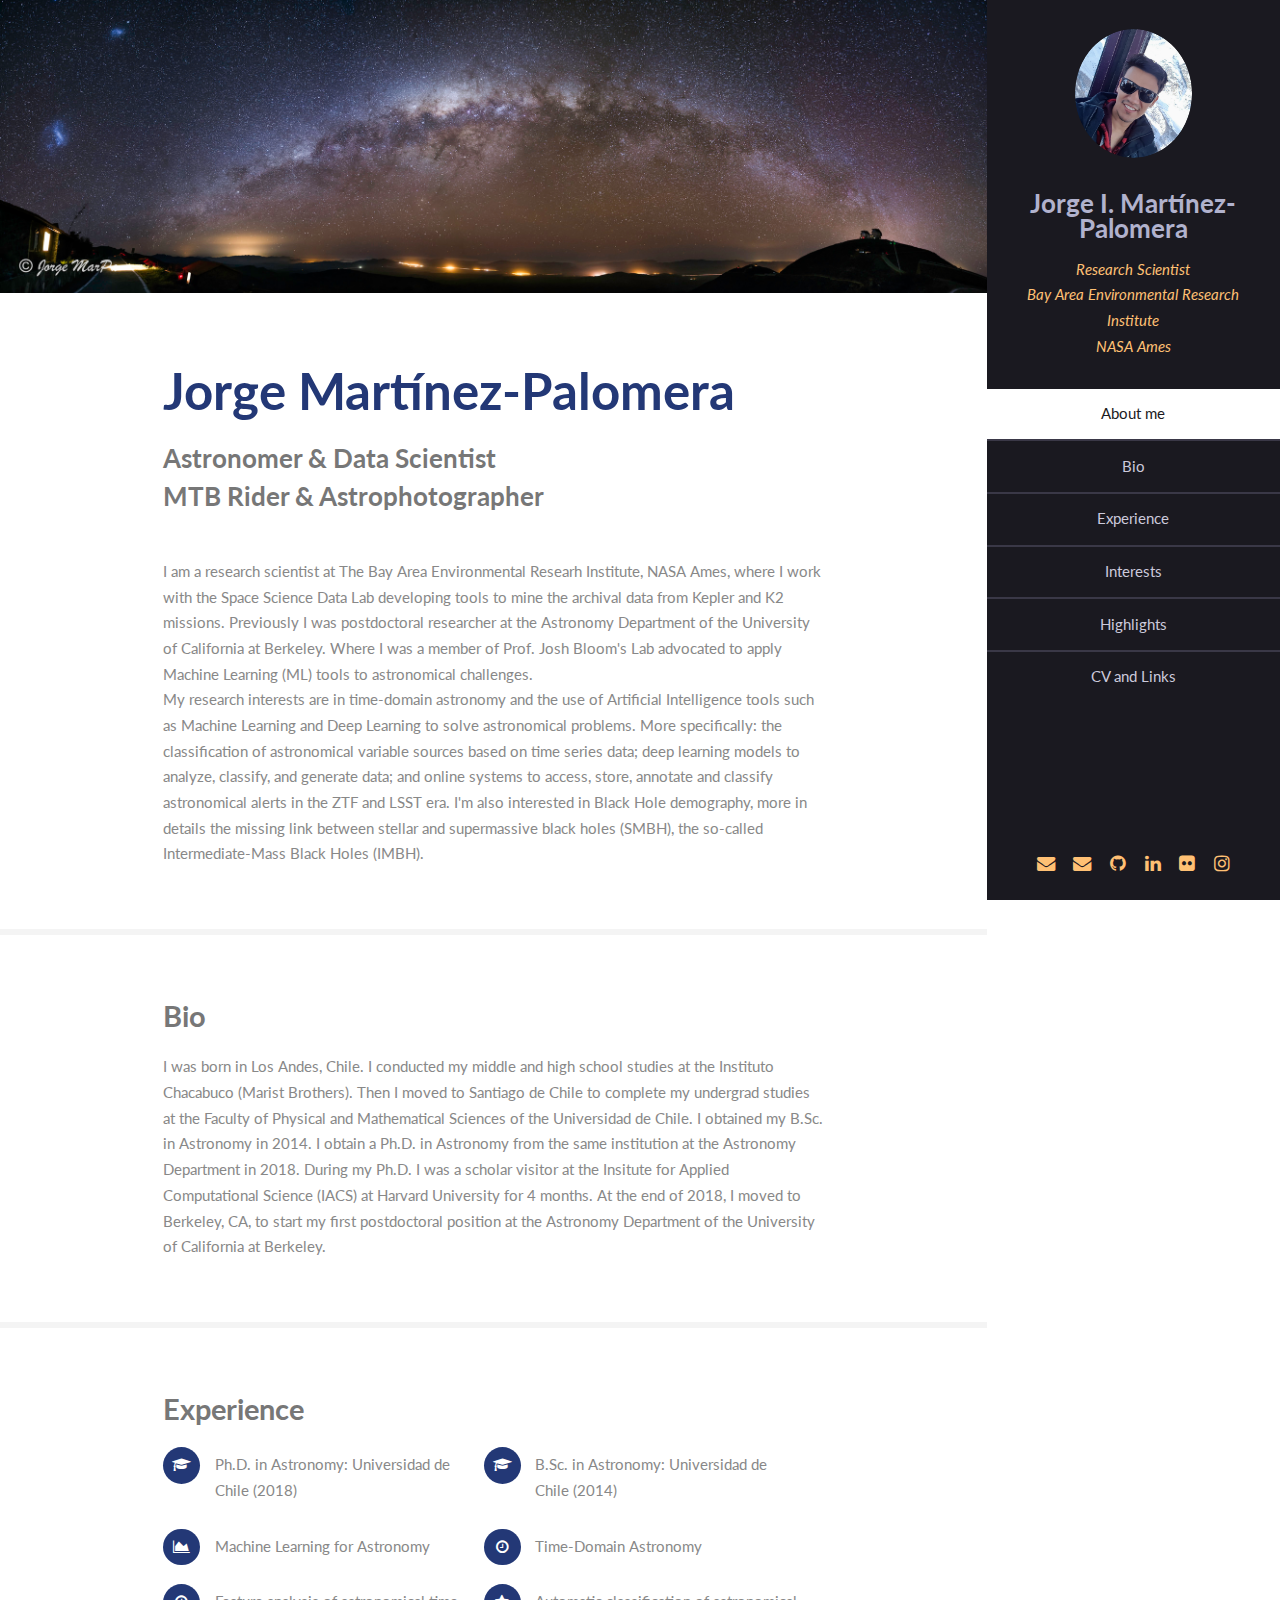
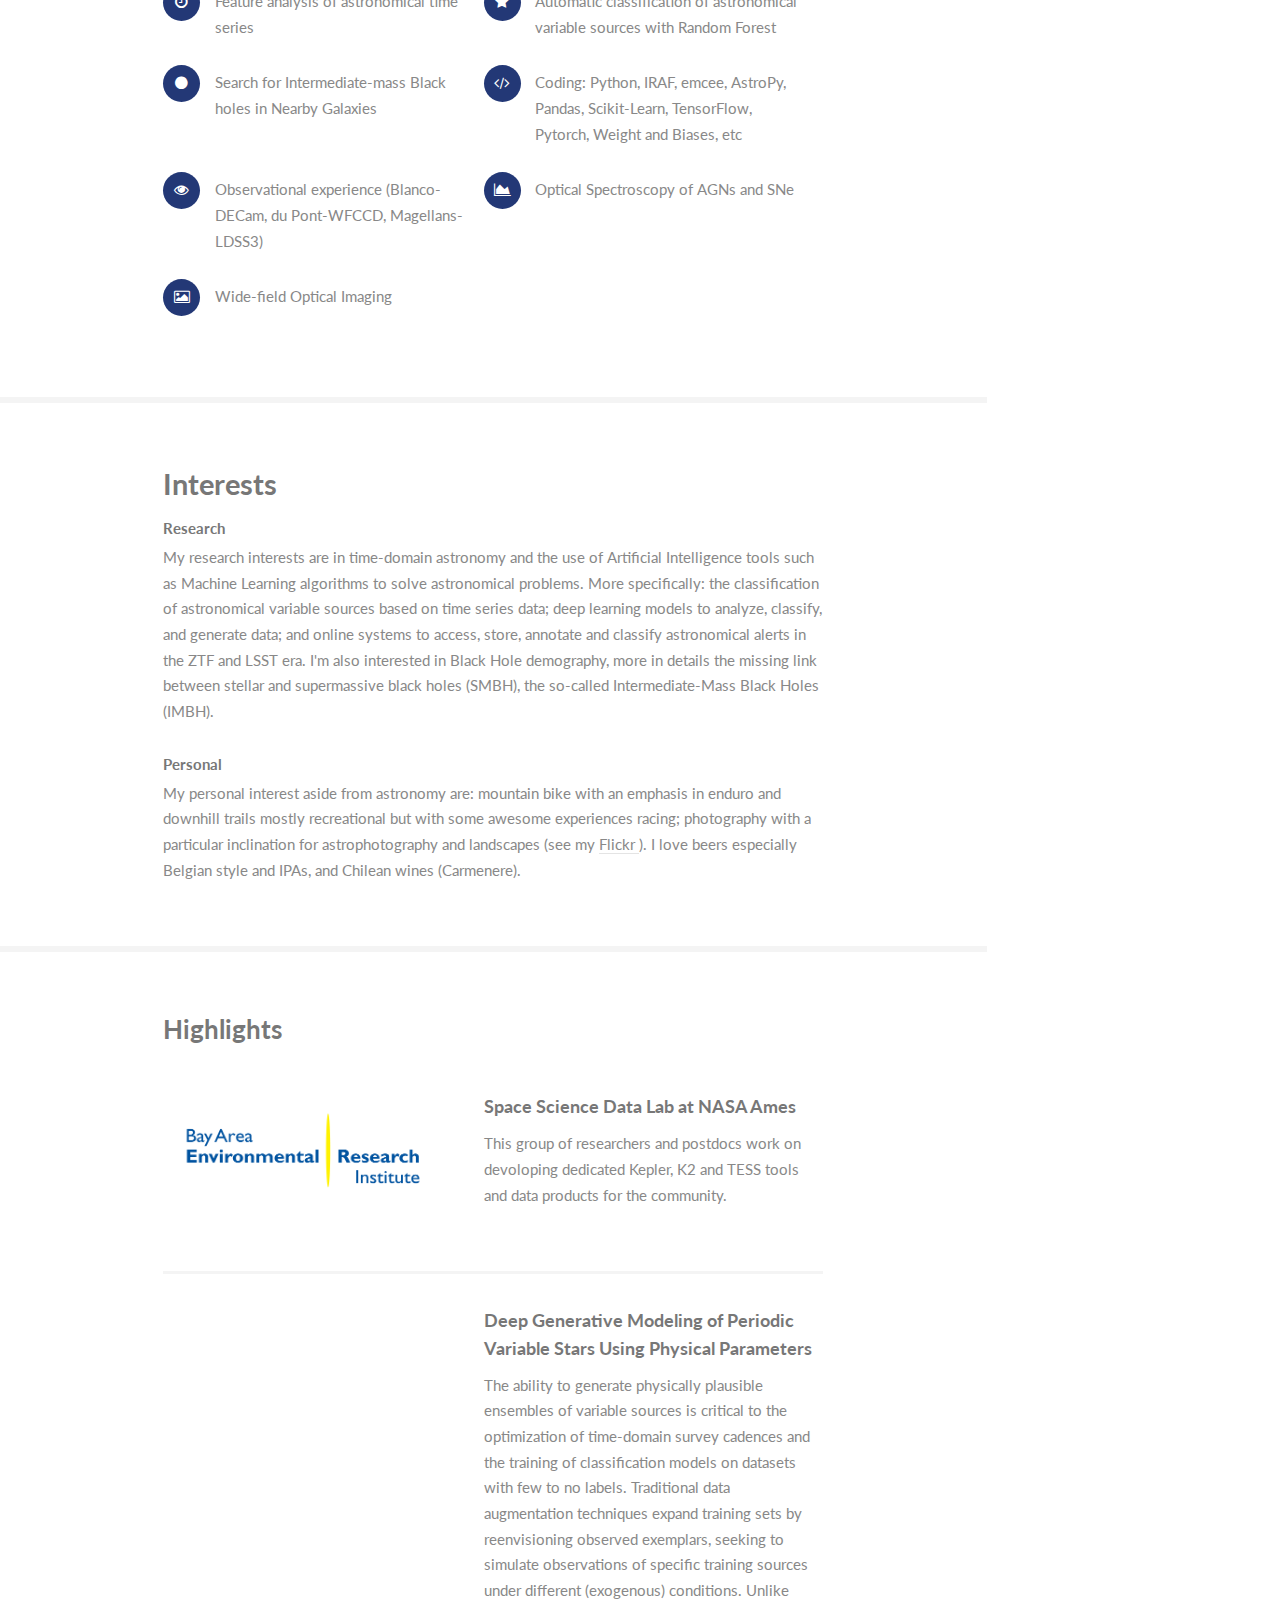
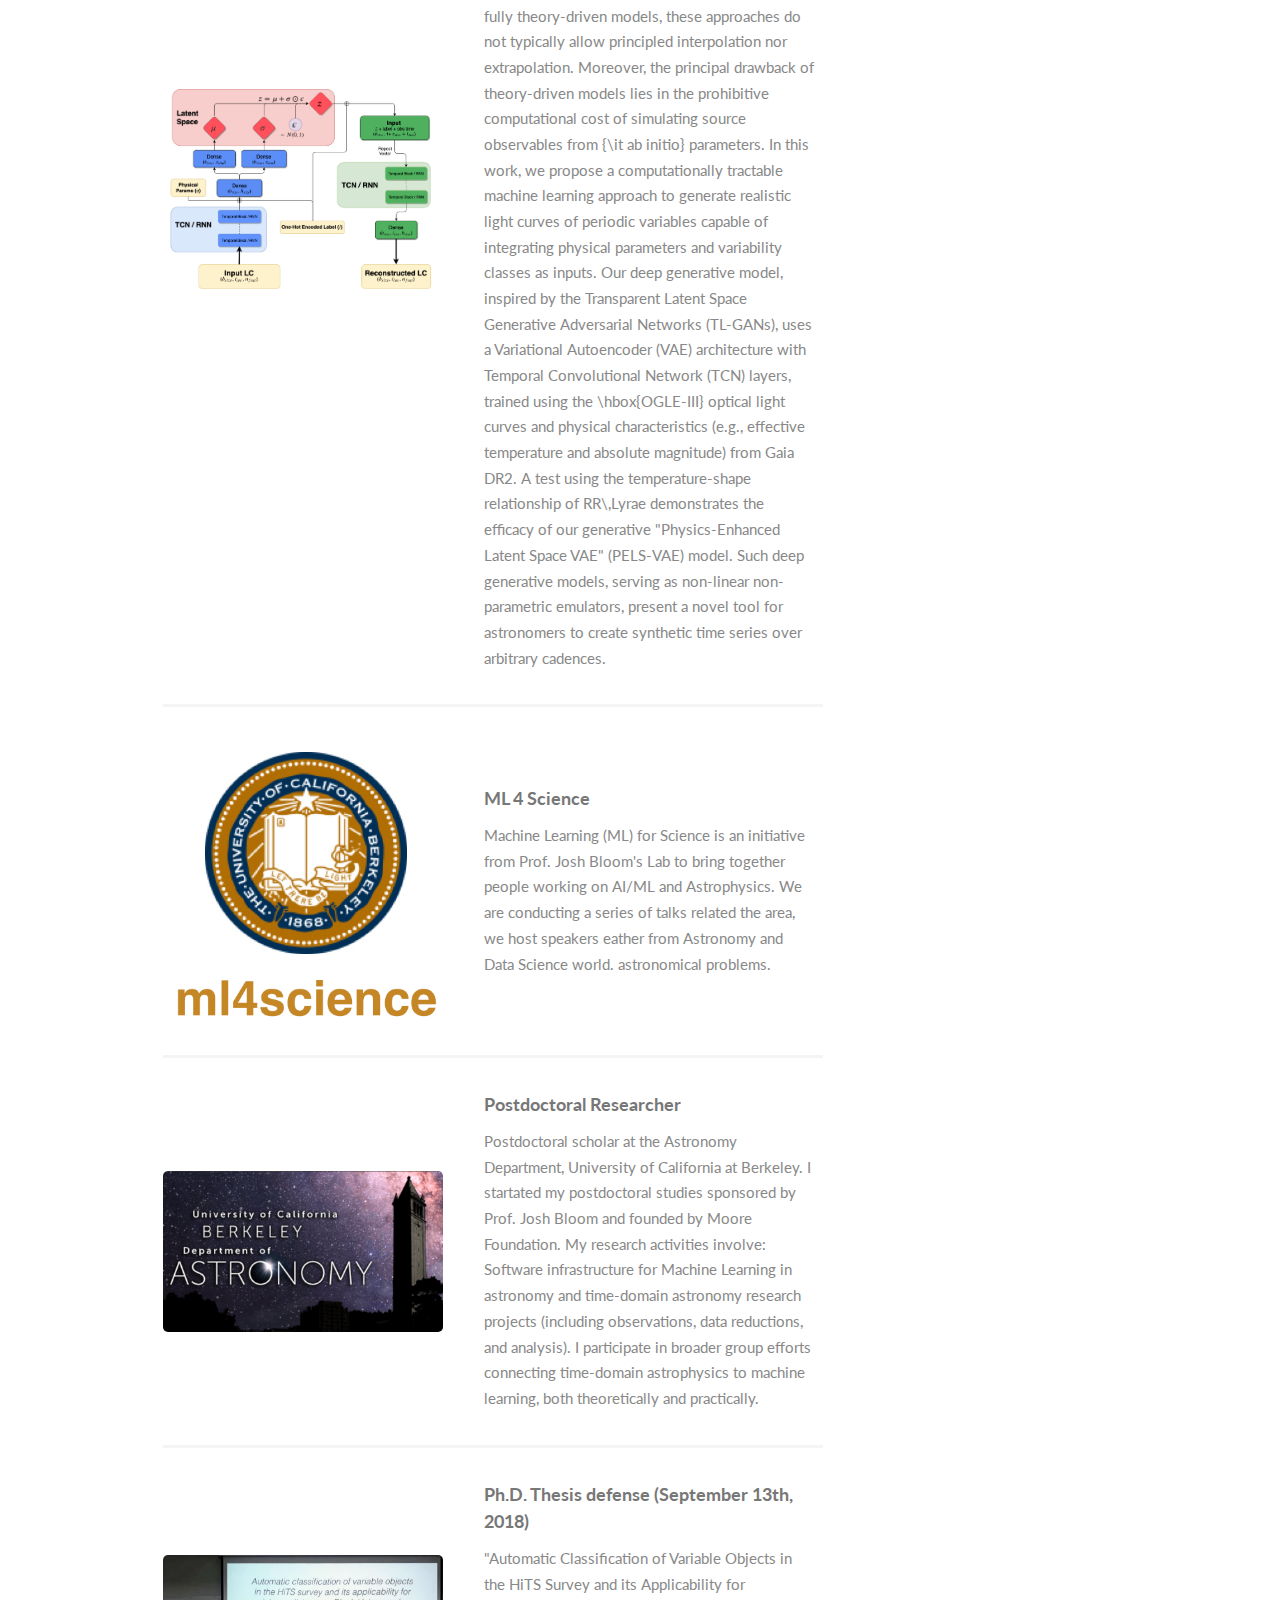
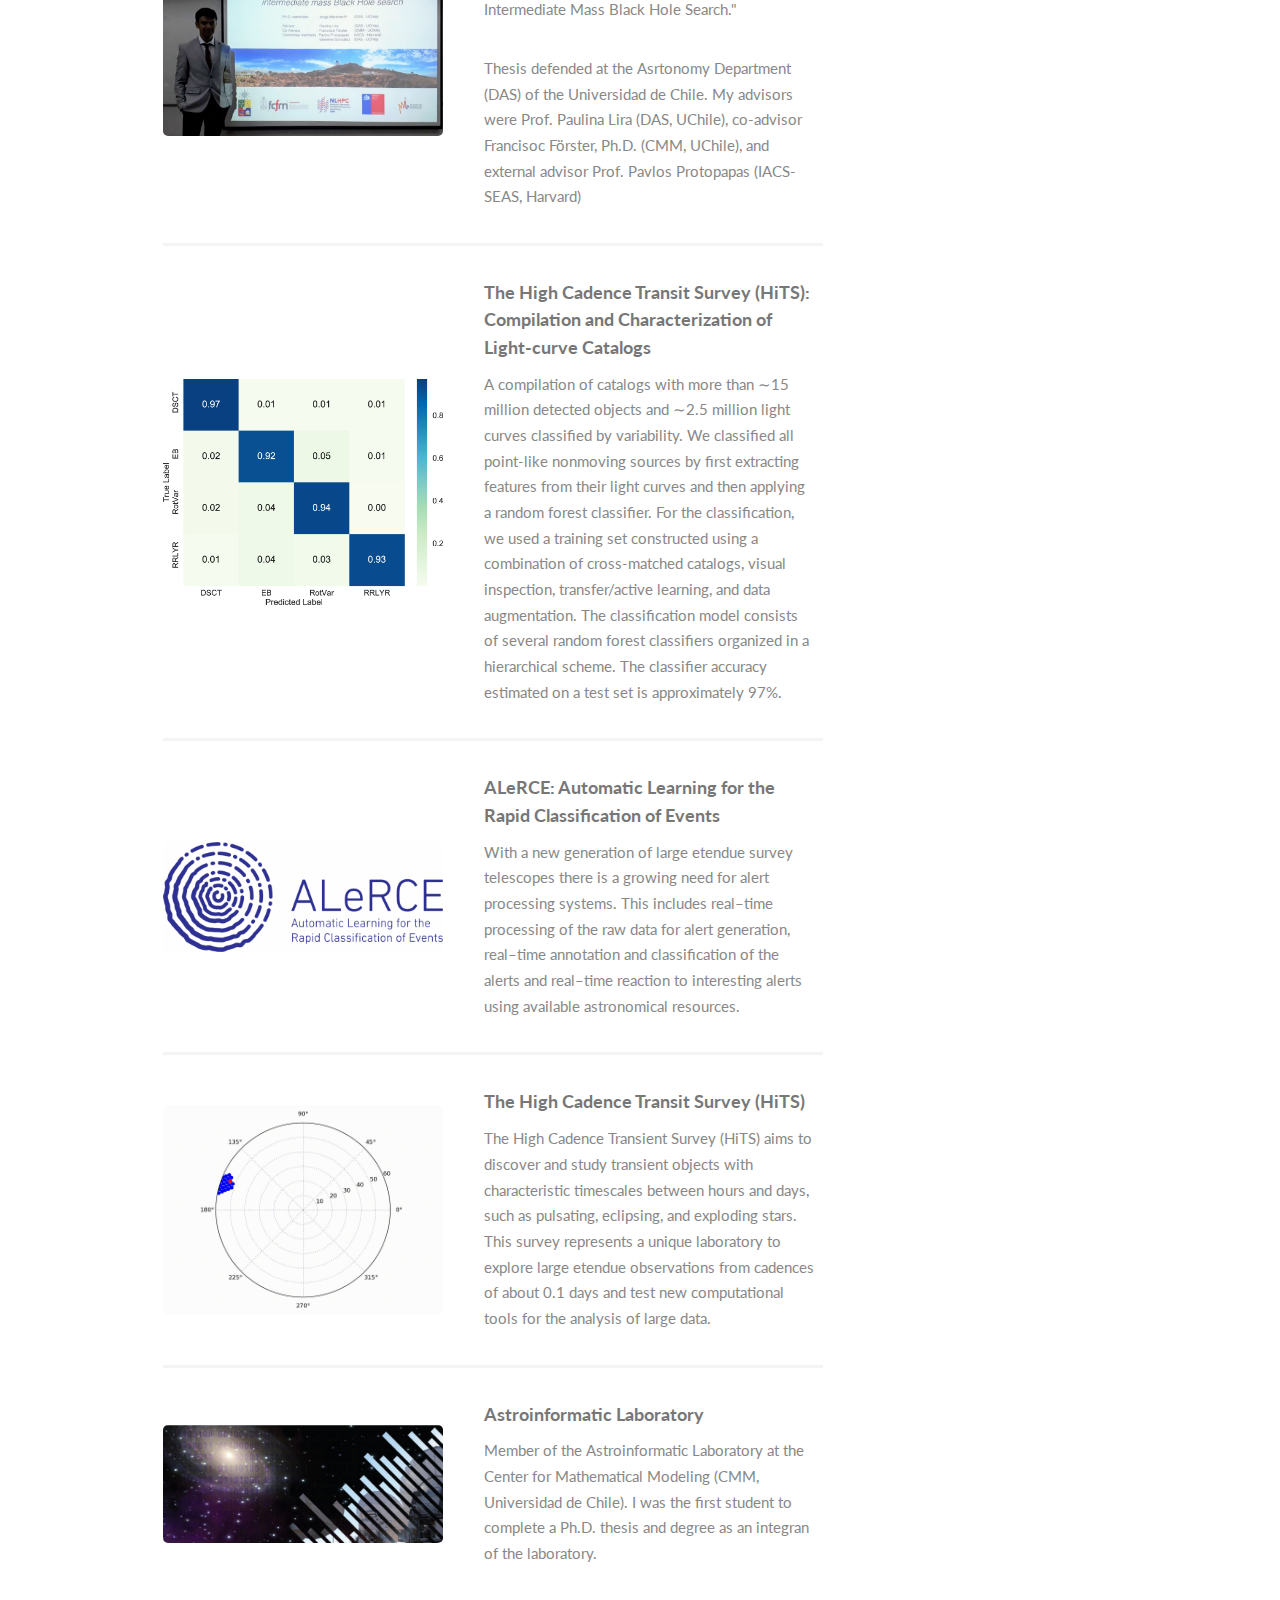
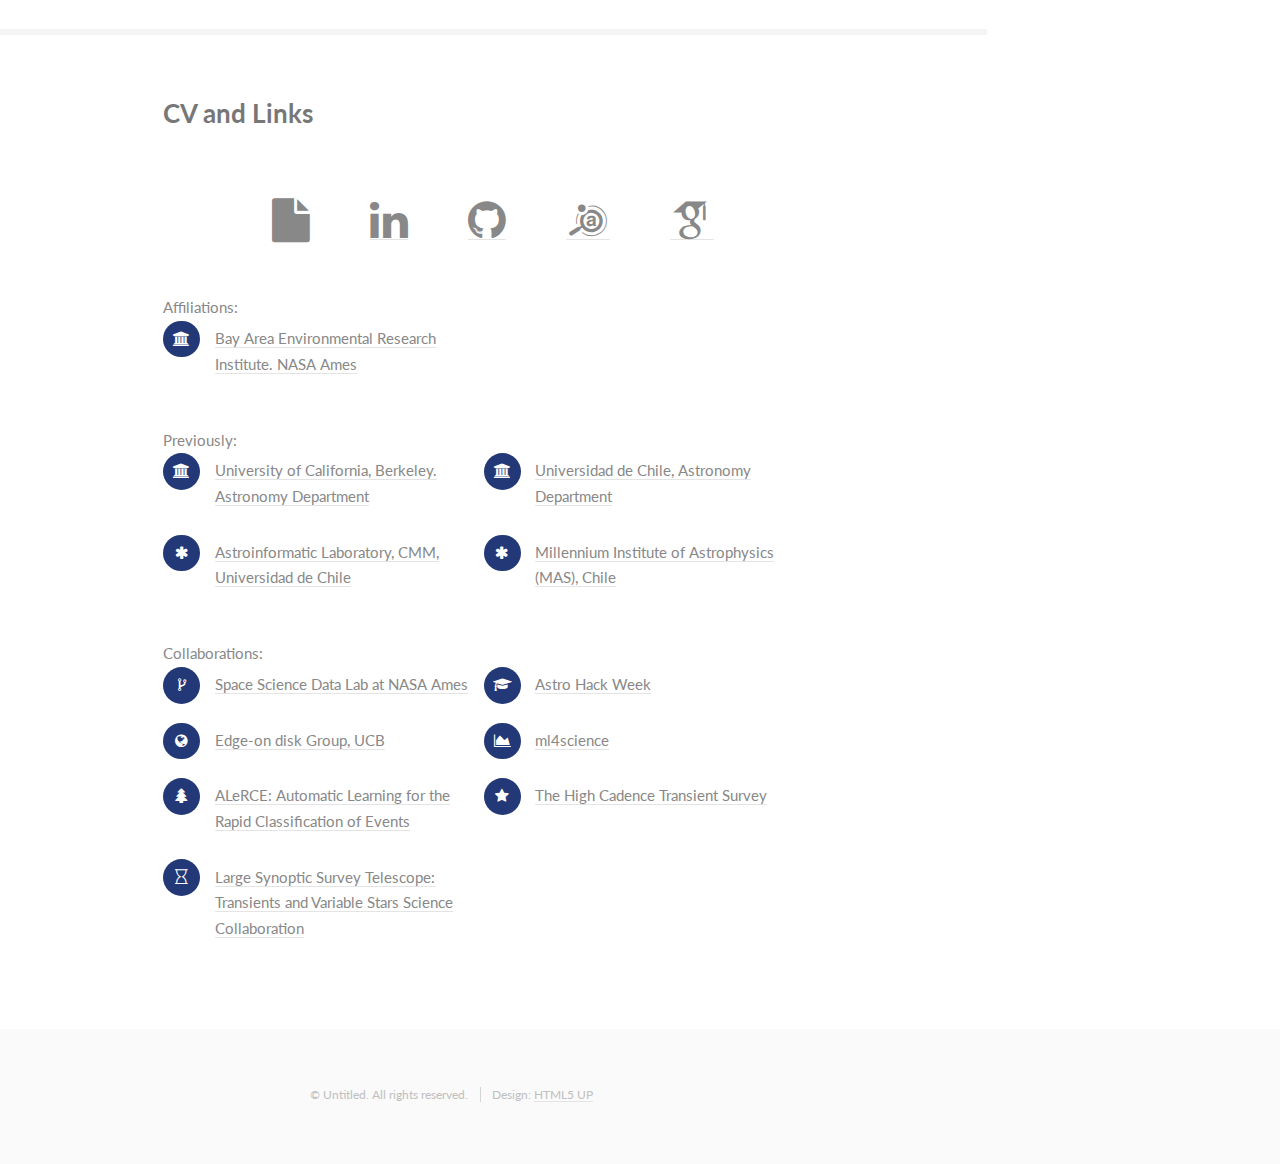
<file: index.html>
<!DOCTYPE HTML>
<!--
	Read Only by HTML5 UP
	html5up.net | @ajlkn
	Free for personal and commercial use under the CCA 3.0 license (html5up.net/license)
-->
<html>
	<head>
		<title>Jorge Martínez-Palomera</title>
		<meta charset="utf-8" />
		<meta name="viewport" content="width=device-width, initial-scale=1, user-scalable=no" />
		<link rel="stylesheet" href="assets/css/main.css" />
		<link rel="stylesheet" href="./academicons-1.8.0/css/academicons.css"/>
	</head>
	<body class="is-preload">

		<!-- Header -->
			<section id="header">
				<header>
					<span class="image avatar"><img src="images/avatar.jpg" alt="" /></span>
					<h1 id="logo"><a href="#">Jorge I. Martínez-Palomera</a></h1>
					<p>Research Scientist<br />
						 Bay Area Environmental Research Institute<br />
						 NASA Ames
					</p>
				</header>
				<nav id="nav">
					<ul>
						<li><a href="#about" class="active">About me</a></li>
						<li><a href="#bio">Bio</a></li>
						<li><a href="#experience">Experience</a></li>
						<li><a href="#interests">Interests</a></li>
						<li><a href="#hightlights">Highlights</a></li>
						<li><a href="#links">CV and Links</a></li>
					</ul>
				</nav>
				<footer>
					<ul class="icons">
						<!-- <li><a href="#" class="icon fa-twitter"><span class="label">Twitter</span></a></li> -->
						<!-- <li><a href="#" class="icon fa-facebook"><span class="label">Facebook</span></a></li> -->
						<li><a href="mailto:palomera@baeri.org" class="icon fa-envelope"><span class="label">Email</span></a></li>
						<li><a href="mailto:jorgemarpa@ug.uchile.cl" class="icon fa-envelope"><span class="label">Email</span></a></li>
						<li><a href="https://github.com/jorgemarpa" class="icon fa-github"><span class="label">Github</span></a></li>
						<li><a href="https://www.linkedin.com/in/jorge-i-martinez-palomera-99932317a/" class="icon fa-linkedin"><span class="label">linkedin</span></a></li>
						<li><a href="https://www.flickr.com/photos/129543524@N03/" class="icon fa-flickr"><span class="label">Flickr</span></a></li>
						<li><a href="https://www.instagram.com/jorgetil/" class="icon fa-instagram"><span class="label">Instagram</span></a></li>
					</ul>
				</footer>
			</section>

		<!-- Wrapper -->
			<div id="wrapper">

				<!-- Main -->
					<div id="main">

						<!-- One -->
							<section id="about">
								<div class="image main" data-position="center">
									<img src="images/mw_lco.jpg" alt="Milky Way from LCO" />
								</div>
								<div class="container">
									<header class="major">
										<h2>Jorge Martínez-Palomera</h2>
										<p>Astronomer & Data Scientist <br />
										   MTB Rider & Astrophotographer</p>
									</header>
									<p> I am a research scientist at The  Bay Area Environmental Researh Institute, NASA Ames, where I work with the Space Science Data Lab
										developing tools to mine the archival data from Kepler and K2 missions.
										Previously I was postdoctoral researcher at the Astronomy Department of the University of California at Berkeley.
										Where I was a member of Prof. Josh Bloom's Lab advocated to apply Machine Learning (ML) tools to astronomical challenges.<br />
									 My research interests are in time-domain astronomy and the use of Artificial Intelligence tools such
									 as Machine Learning and Deep Learning to solve astronomical problems. More specifically:
									 the classification of astronomical variable sources based on time series data;
									 deep learning models to analyze, classify, and generate data;
									 and online systems to access, store, annotate and classify astronomical alerts in the ZTF and LSST era.
									 I'm also interested in Black Hole demography, more in details the missing link
									 between stellar and supermassive black holes (SMBH), the so-called Intermediate-Mass Black Holes (IMBH).</p>
								</div>
							</section>

							<!-- One -->
								<section id="bio">
									<div class="container">
										<h2>Bio</h2>
										<p>I was born in Los Andes, Chile. I conducted my middle and high school studies at the Instituto
											Chacabuco (Marist Brothers). Then I moved to Santiago de Chile to complete my undergrad studies
											at the Faculty of Physical and Mathematical Sciences of the Universidad de Chile.
											I obtained my B.Sc. in Astronomy in 2014. I obtain a Ph.D. in Astronomy from the same
											institution at the Astronomy Department in 2018. During my Ph.D. I was a scholar visitor at the
											Insitute for Applied Computational Science (IACS) at Harvard University for 4 months.
											At the end of 2018, I moved to Berkeley, CA, to start my first postdoctoral position at the
											Astronomy Department of the University of California at Berkeley.</p>
									</div>
								</section>

						<!-- Experience -->
						<section id="experience">
							<div class="container">
								<h2>Experience</h2>
								<!-- <p>any experience summary text</p> -->
								<ul class="feature-icons">
																			<li class="fa-graduation-cap"> Ph.D. in Astronomy: Universidad de Chile (2018)</li>
																			<li class="fa-graduation-cap"> B.Sc. in Astronomy: Universidad de Chile (2014)</li>
																			<li class="fa-area-chart">Machine Learning for Astronomy </li>
																			<li class="fa-clock-o">Time-Domain Astronomy </li>
																			<li class="fa-clock-o"> Feature analysis of astronomical time series </li>
																			<li class="fa-star">Automatic classification of astronomical variable sources with Random Forest </li>
																			<li class="fa-circle">Search for Intermediate-mass Black holes in Nearby Galaxies</li>
																			<li class="fa-code">Coding: Python, IRAF, emcee, AstroPy, Pandas, Scikit-Learn, TensorFlow, Pytorch, Weight and Biases, etc </li>
																			<li class="fa-eye">Observational experience (Blanco-DECam, du Pont-WFCCD, Magellans-LDSS3)</li>
																			<li class="fa-area-chart">Optical Spectroscopy of AGNs and SNe</li>
																			<li class="fa-picture-o">Wide-field Optical Imaging</li>
								</ul>
							</div>
						</section>

						<!-- Interest -->
							<section id="interests">
								<div class="container">
									<h2>Interests</h2>
									<h1>Research</h1>
									<p>My research interests are in time-domain astronomy and the use of Artificial Intelligence
										tools such as Machine Learning algorithms to solve astronomical problems.
										More specifically: the classification of astronomical variable sources based on time series data;
										deep learning models to analyze, classify, and generate data; and online systems to access,
										store, annotate and classify astronomical alerts in the ZTF and LSST era.
										I'm also interested in Black Hole demography, more in details the missing link between
										stellar and supermassive black holes (SMBH), the so-called Intermediate-Mass Black Holes (IMBH).
									</p>
									<h1>Personal</h1>
									<p>My personal interest aside from astronomy are: mountain bike with an emphasis in enduro
										and downhill trails mostly recreational but with some awesome experiences racing;
										photography with a particular inclination for astrophotography and landscapes
										(see my <a href="https://www.flickr.com/photos/129543524@N03/">Flickr </a>).
										I love beers especially Belgian style and IPAs, and Chilean wines (Carmenere).</p>
								</div>
							</section>

						<!-- Three -->
							<section id="hightlights">
								<div class="container">
									<h3>Highlights</h3>
									<div class="features">
										<article>
											<a href="https://github.com/SSDataLab"
											   class="image"><img src="images/baeri.png" alt="" /></a>
											<div class="inner">
												<h4>Space Science Data Lab at NASA Ames</h4>
												<p> This group of researchers and postdocs work on devoloping dedicated
													Kepler, K2 and TESS tools and data products for the community.

												</p>
											</div>
										</article>
										<article>
											<a href="https://ui.adsabs.harvard.edu/abs/2020arXiv200507773M/abstract"
											   class="image"><img src="images/vae_model_graph.png" alt="" /></a>
											<div class="inner">
												<h4>Deep Generative Modeling of Periodic Variable Stars Using Physical Parameters</h4>
												<p> The ability to generate physically plausible ensembles of variable sources is critical
													to the optimization of time-domain survey cadences and the training of classification
													models on datasets with few to no labels. Traditional data augmentation techniques expand
													training sets by reenvisioning observed exemplars, seeking to simulate observations of
													specific training sources under different (exogenous) conditions. Unlike fully
													theory-driven models, these approaches do not typically allow principled interpolation
													nor extrapolation. Moreover, the principal drawback of theory-driven models lies in the
													prohibitive computational cost of simulating source observables from {\it ab initio} parameters.
													In this work, we propose a computationally tractable machine learning approach to generate
													realistic light curves of periodic variables capable of integrating physical parameters and
													variability classes as inputs. Our deep generative model, inspired by the Transparent
													Latent Space Generative Adversarial Networks (TL-GANs), uses a Variational Autoencoder (VAE)
													architecture with Temporal Convolutional Network (TCN) layers, trained using the
													\hbox{OGLE-III} optical light curves and physical characteristics (e.g., effective
													temperature and absolute magnitude) from Gaia DR2. A test using the temperature-shape
													relationship of RR\,Lyrae demonstrates the efficacy of our generative
													"Physics-Enhanced Latent Space VAE" (PELS-VAE) model. Such deep generative models,
													serving as non-linear non-parametric emulators, present a novel tool for astronomers
													to create synthetic time series over arbitrary cadences.
												</p>
											</div>
										</article>
										<article>
											<a href="https://www.ml4science.org/home"
											   class="image"><img src="images/ml4sc.png" alt="" /></a>
											<div class="inner">
												<h4>ML 4 Science</h4>
												<p> Machine Learning (ML) for Science is an initiative from Prof. Josh Bloom's Lab
													to bring together people working on AI/ML and Astrophysics. We are conducting a
													series of talks related the area, we host speakers eather from Astronomy and Data Science world.
													astronomical problems.
												</p>
											</div>
										</article>
										<article>
											<a href="https://astro.berkeley.edu/researcher-profile/3945714-jorge-martinez-palomera"
											   class="image"><img src="images/ucb.png" alt="" /></a>
											<div class="inner">
												<h4>Postdoctoral Researcher</h4>
												<p> Postdoctoral scholar at the Astronomy Department, University of California at Berkeley.
													I startated my postdoctoral studies sponsored by Prof. Josh Bloom and founded by Moore Foundation.
													My research activities involve: Software infrastructure for Machine Learning
													in astronomy and time-domain astronomy research projects (including observations,
													data reductions, and analysis). I participate in broader group efforts connecting time-domain
													astrophysics to machine learning, both theoretically and practically.
												</p>
											</div>
										</article>
										<article>
											<a href="https://www.bibliotecadigital.uchile.cl/primo-explore/fulldisplay?docid=uchile_alma21182543250003936&context=L&vid=56UDC_INST&search_scope=uchile_scope&tab=uchile_tab&lang=es_CL"
											   class="image"><img src="images/thesis.jpg" alt="" /></a>
											<div class="inner">
												<h4>Ph.D. Thesis defense (September 13th, 2018)</h4>
												<p> "Automatic Classification of Variable Objects in the HiTS Survey and its
													Applicability for Intermediate Mass Black Hole Search."
												</p>
												<p>
													Thesis defended at the Asrtonomy Department (DAS) of the Universidad de Chile.
													My advisors were Prof. Paulina Lira (DAS, UChile), co-advisor Francisoc Förster, Ph.D. (CMM, UChile),
													and external advisor Prof. Pavlos Protopapas (IACS-SEAS, Harvard)
												</p>
											</div>
										</article>
										<article>
											<a href="https://ui.adsabs.harvard.edu/#abs/2018AJ....156..186M/abstract"
											class="image"><img src="images/conf_matrix.jpg" alt="" /></a>
											<div class="inner">
												<h4>The High Cadence Transit Survey (HiTS): Compilation and Characterization of Light-curve Catalogs</h4>
												<p>  A compilation of catalogs with more than
													  ∼15 million detected objects and ∼2.5 million light curves classified by variability.
														 We classified all point-like nonmoving sources by first extracting features from their light curves and
														 then applying a random forest classifier. For the classification, we used a training set constructed
														 using a combination of cross-matched catalogs, visual inspection, transfer/active learning, and data
														 augmentation. The classification model consists of several random forest classifiers organized in a
														 hierarchical scheme. The classifier accuracy estimated on a test set is approximately 97%. </p>
											</div>
										</article>
										<article>
											<a href="http://alerce.science/"
											class="image"><img src="images/alerce.png" alt="" /></a>
											<div class="inner">
												<h4> ALeRCE: Automatic Learning for the Rapid Classification of Events</h4>
												<p>  With a new generation of large etendue survey telescopes there is a growing need for
													alert processing systems. This includes real–time processing of the raw data for alert
													generation, real–time annotation and classification of the alerts and real–time reaction
													to interesting alerts using available astronomical resources. </p>
											</div>
										</article>
										<article>
											<a href="http://astroinf.cmm.uchile.cl/the-high-cadence-transient-survey-hits-real-time-detection-of-transient-events/"
											class="image"><img src="images/altaz2015a.gif" alt="" /></a>
											<div class="inner">
												<h4>The High Cadence Transit Survey (HiTS)</h4>
												<p>  The High Cadence Transient Survey (HiTS) aims to discover and study transient
													objects with characteristic timescales between hours and days, such as pulsating,
													eclipsing, and exploding stars. This survey represents a unique laboratory to
													explore large etendue observations from cadences of about 0.1 days and test
													new computational tools for the analysis of large data. </p>
											</div>
										</article>
										<article>
											<a href="http://astroinf.cmm.uchile.cl/" class="image"><img src="images/cmm.png" alt="" /></a>
											<div class="inner">
												<h4>Astroinformatic Laboratory</h4>
												<p>Member of the Astroinformatic Laboratory at the Center for Mathematical Modeling (CMM, Universidad de Chile).
												I was the first student to complete a Ph.D. thesis and degree as an integran of the laboratory.</p>
											</div>
										</article>
									</div>
								</div>
							</section>

							<section id="links">
	                             <div class="container">
	                                 <h3>CV and Links</h3>
	                                 <!-- <p>links</p> -->
	                                 <ul class="feature-icons">
	                                      <br /><br />
	                                      <div style="text-align: center">
	                                     <a href="CV_JMartinezPalomera_190207.pdf"><i class="icon fa-file fa-3x"></i></a>
	                                     &nbsp; &nbsp; &nbsp; &nbsp; &nbsp; &nbsp; &nbsp;
	                                     <a href="https://www.linkedin.com/in/jorge-i-martinez-palomera-99932317a/" ><i class="icon fa-linkedin fa-3x"></i></a>
	                                     &nbsp; &nbsp; &nbsp; &nbsp; &nbsp; &nbsp; &nbsp;
	                                     <a href="https://github.com/jorgemarpa" ><i  class="icon fa-github fa-3x"></i></a>
	                                     &nbsp; &nbsp; &nbsp; &nbsp; &nbsp; &nbsp; &nbsp;
	                                     <a href="https://ui.adsabs.harvard.edu/#search/q=orcid%3A0000-0002-7395-4935&sort=date+desc"> <i class="ai ai-ads ai-3x"></i></a>
	                                     &nbsp; &nbsp; &nbsp; &nbsp; &nbsp; &nbsp; &nbsp;
	                                     <a href="https://scholar.google.com/citations?user=UkaYbpkAAAAJ&hl=en&authuser=1"><i class="ai ai-google-scholar ai-3x"></i></a>
	                                     </div>
	                                     <br /><br />
	                                     Affiliations:<br />
	                                     <li class="fa-university"> <a href="https://baeri.org/">Bay Area Environmental Research Institute. NASA Ames</a> </li>
	                                     <br /><br />
	                                     Previously:<br />
																			 <li class="fa-university"> <a href="https://astro.berkeley.edu/">University of California, Berkeley. Astronomy Department</a> </li>
	                                     <li class="fa-university"> <a href="http://www.das.uchile.cl/web_en/index.html">Universidad de Chile, Astronomy Department</a> </li>
	                                     <li class="fa-asterisk"> <a href="http://astroinf.cmm.uchile.cl/">Astroinformatic Laboratory, CMM, Universidad de Chile</a> </li>
																			 <li class="fa-asterisk"> <a href="http://www.astrofisicamas.cl/en/">Millennium Institute of Astrophysics (MAS), Chile</a> </li>
	                                     <br /><br />
	                                     Collaborations:<br />
																			 <li class="fa-code-fork"> <a href="https://github.com/SSDataLab">Space Science Data Lab at NASA Ames</a> </li>
																			 <li class="fa-graduation-cap"> <a href="http://astrohackweek.org/2020/">Astro Hack Week</a> </li>
																			 <li class="fa-globe"> <a href="">Edge-on disk Group, UCB</a> </li>
	                                     <li class="fa-area-chart"> <a href="https://www.ml4science.org/home">ml4science</a> </li>
																			 <li class="fa-tree"> <a href="http://alerce.science/">ALeRCE: Automatic Learning for the Rapid Classification of Events</a> </li>
	                                     <li class="fa-star"> <a href="http://astroinf.cmm.uchile.cl/the-high-cadence-transient-survey-hits-real-time-detection-of-transient-events/">The High Cadence Transient Survey</a> </li>
	                                     <li class="fa-hourglass-o"> <a href="https://lsst-tvssc.github.io/">Large Synoptic Survey Telescope: Transients and Variable Stars Science Collaboration</a> <br />
	                                 </ul>
	                             </div>
	                         </section>
								</div>
							</section>
					</div>

				<!-- Footer -->
					<section id="footer">
						<div class="container">
							<ul class="copyright">
								<li>&copy; Untitled. All rights reserved.</li><li>Design: <a href="http://html5up.net">HTML5 UP</a></li>
							</ul>
						</div>
					</section>

			</div>

		<!-- Scripts -->
			<script src="assets/js/jquery.min.js"></script>
			<script src="assets/js/jquery.scrollex.min.js"></script>
			<script src="assets/js/jquery.scrolly.min.js"></script>
			<script src="assets/js/browser.min.js"></script>
			<script src="assets/js/breakpoints.min.js"></script>
			<script src="assets/js/util.js"></script>
			<script src="assets/js/main.js"></script>

	</body>
</html>
</file>
<file: academicons-1.8.0/css/academicons.css>
/*
 *  Academicons 1.8.0 by James Walsh - https://github.com/jpswalsh
 *  Fonts generated using the IcoMoon app - http://icomoon.io/app
 *  Square icons designed to be used alongside Font Awesome square icons - https://fortawesome.github.io/Font-Awesome/
 *  Licenses - Font: SIL OFL 1.1, CSS: MIT License
 */
@font-face {
    font-family: 'Academicons';
    src:url('../fonts/academicons.eot?v=1.8.0');
    src:url('../fonts/academicons.eot?v=1.8.0') format('embedded-opentype'),
        url('../fonts/academicons.ttf?v=1.8.0') format('truetype'),
        url('../fonts/academicons.woff?v=1.8.0') format('woff'),
        url('../fonts/academicons.svg?v=1.8.0#academicons') format('svg');
    font-weight: normal;
    font-style: normal;
}
.ai {
	display:inline-block;
	font:normal normal normal 14px/1 Academicons;
	font-size:inherit;
	text-rendering:auto;
	-webkit-font-smoothing:antialiased;
	-moz-osx-font-smoothing:grayscale;
}
.ai-academia:before {
  content: "\e800";
}
.ai-academia-square:before {
  content: "\e801";
}
.ai-acclaim:before {
  content: "\e802";
}
.ai-acclaim-square:before {
  content: "\e803";
}
.ai-acm:before {
  content: "\e804";
}
.ai-acm-square:before {
  content: "\e805";
}
.ai-ads:before {
  content: "\e806";
}
.ai-ads-square:before {
  content: "\e807";
}
.ai-arxiv:before {
  content: "\e808";
}
.ai-arxiv-square:before {
  content: "\e809";
}
.ai-biorxiv:before {
  content: "\e810";
}
.ai-biorxiv-square:before {
  content: "\e811";
}
.ai-ceur:before {
  content: "\e812";
}
.ai-ceur-box:before {
  content: "\e813";
}
.ai-courser:before {
  content: "\e814";
}
.ai-courser-square:before {
  content: "\e815";
}
.ai-dataverse:before {
  content: "\e816";
}
.ai-dataverse-box:before {
  content: "\e817";
}
.ai-dblp:before {
  content: "\e818";
}
.ai-dblp-square:before {
  content: "\e819";
}
.ai-depsy:before {
  content: "\e820";
}
.ai-depsy-square:before {
  content: "\e821";
}
.ai-doi:before {
  content: "\e822";
}
.ai-doi-square:before {
  content: "\e823";
}
.ai-dryad:before {
  content: "\e824";
}
.ai-dryad-square:before {
  content: "\e825";
}
.ai-figshare:before {
  content: "\e826";
}
.ai-figshare-square:before {
  content: "\e827";
}
.ai-google-scholar:before {
  content: "\e828";
}
.ai-google-scholar-square:before {
  content: "\e829";
}
.ai-ieee:before {
  content: "\e830";
}
.ai-ieee-square:before {
  content: "\e831";
}
.ai-impactstory:before {
  content: "\e832";
}
.ai-impactstory-square:before {
  content: "\e833";
}
.ai-inspire:before {
  content: "\e834";
}
.ai-inspire-square:before {
  content: "\e835";
}
.ai-mendeley:before {
  content: "\e836";
}
.ai-mendeley-square:before {
  content: "\e837";
}
.ai-open-access:before {
  content: "\e838";
}
.ai-open-access-square:before {
  content: "\e839";
}
.ai-orcid:before {
  content: "\e840";
}
.ai-orcid-square:before {
  content: "\e841";
}
.ai-osf:before {
  content: "\e842";
}
.ai-osf-square:before {
  content: "\e843";
}
.ai-overleaf:before {
  content: "\e844";
}
.ai-overleaf-square:before {
  content: "\e845";
}
.ai-philpapers:before {
  content: "\e846";
}
.ai-philpapers-square:before {
  content: "\e847";
}
.ai-piazza:before {
  content: "\e848";
}
.ai-piazza-square:before {
  content: "\e849";
}
.ai-publons:before {
  content: "\e850";
}
.ai-publons-square:before {
  content: "\e851";
}
.ai-pubmed:before {
  content: "\e852";
}
.ai-pubmed-square:before {
  content: "\e853";
}
.ai-researchgate:before {
  content: "\e854";
}
.ai-researchgate-square:before {
  content: "\e855";
}
.ai-scirate:before {
  content: "\e856";
}
.ai-scirate-square:before {
  content: "\e857";
}
.ai-springer:before {
  content: "\e858";
}
.ai-springer-square:before {
  content: "\e859";
}
.ai-zotero:before {
  content: "\e860";
}
.ai-zotero-square:before {
  content: "\e861";
}
/*  Duplication of the FontAwesome style classes using 'ai' in place of 'fa'. */
.ai-lg {
  font-size: 1.33333333em;
  line-height: 0.75em;
  vertical-align: -15%;
}
.ai-2x {
  font-size: 2em;
}
.ai-3x {
  font-size: 3em;
}
.ai-4x {
  font-size: 4em;
}
.ai-5x {
  font-size: 5em;
}
.ai-fw {
  width: 1.28571429em;
  text-align: center;
}
.ai-ul {
  padding-left: 0;
  margin-left: 2.14285714em;
  list-style-type: none;
}
.ai-ul > li {
  position: relative;
}
.ai-li {
  position: absolute;
  left: -2.14285714em;
  width: 2.14285714em;
  top: 0.14285714em;
  text-align: center;
}
.ai-li.fa-lg {
  left: -1.85714286em;
}
.ai-border {
  padding: .2em .25em .15em;
  border: solid 0.08em #eeeeee;
  border-radius: .1em;
}
.ai-pull-left {
  float: left;
}
.ai-pull-right {
  float: right;
}
.ai.fa-pull-left {
  margin-right: .3em;
}
.ai.fa-pull-right {
  margin-left: .3em;
}
/*  
 *  Repeat of the FontAwesome style classes to prevent override if academicons.css
 *  is called after font-awesome.css.
 */
.fa-lg {
  font-size: 1.33333333em;
  line-height: 0.75em;
  vertical-align: -15%;
}
.fa-2x {
  font-size: 2em;
}
.fa-3x {
  font-size: 3em;
}
.fa-4x {
  font-size: 4em;
}
.fa-5x {
  font-size: 5em;
}
.fa-fw {
  width: 1.28571429em;
  text-align: center;
}
.fa-ul {
  padding-left: 0;
  margin-left: 2.14285714em;
  list-style-type: none;
}
.fa-ul > li {
  position: relative;
}
.fa-li {
  position: absolute;
  left: -2.14285714em;
  width: 2.14285714em;
  top: 0.14285714em;
  text-align: center;
}
.fa-li.fa-lg {
  left: -1.85714286em;
}
.fa-border {
  padding: .2em .25em .15em;
  border: solid 0.08em #eeeeee;
  border-radius: .1em;
}
.fa-pull-left {
  float: left;
}
.fa-pull-right {
  float: right;
}
.fa.fa-pull-left {
  margin-right: .3em;
}
.fa.fa-pull-right {
  margin-left: .3em;
}
</file>
<file: assets/css/main.css>
@import url("font-awesome.min.css");
@import url("https://fonts.googleapis.com/css?family=Lato:400,400italic,700,700italic|Source+Code+Pro:400");

/*
	Read Only by HTML5 UP
	html5up.net | @ajlkn
	Free for personal and commercial use under the CCA 3.0 license (html5up.net/license)
*/

html, body, div, span, applet, object,
iframe, h1, h2, h3, h4, h5, h6, p, blockquote,
pre, a, abbr, acronym, address, big, cite,
code, del, dfn, em, img, ins, kbd, q, s, samp,
small, strike, strong, sub, sup, tt, var, b,
u, i, center, dl, dt, dd, ol, ul, li, fieldset,
form, label, legend, table, caption, tbody,
tfoot, thead, tr, th, td, article, aside,
canvas, details, embed, figure, figcaption,
footer, header, hgroup, menu, nav, output, ruby,
section, summary, time, mark, audio, video {
	margin: 0;
	padding: 0;
	border: 0;
	font-size: 100%;
	font: inherit;
	vertical-align: baseline;}

article, aside, details, figcaption, figure,
footer, header, hgroup, menu, nav, section {
	display: block;}

body {
	line-height: 1;
}

ol, ul {
	list-style: none;
}

blockquote, q {
	quotes: none;
}

	blockquote:before, blockquote:after, q:before, q:after {
		content: '';
		content: none;
	}

table {
	border-collapse: collapse;
	border-spacing: 0;
}

body {
	-webkit-text-size-adjust: none;
}

mark {
	background-color: transparent;
	color: inherit;
}

input::-moz-focus-inner {
	border: 0;
	padding: 0;
}

input, select, textarea {
	-moz-appearance: none;
	-webkit-appearance: none;
	-ms-appearance: none;
	appearance: none;
}

/* Basic */

	html {
		box-sizing: border-box;
	}

	*, *:before, *:after {
		box-sizing: inherit;
	}

	body {
		background: #fff;
	}

		body.is-preload *, body.is-preload *:before, body.is-preload *:after {
			-moz-animation: none !important;
			-webkit-animation: none !important;
			-ms-animation: none !important;
			animation: none !important;
			-moz-transition: none !important;
			-webkit-transition: none !important;
			-ms-transition: none !important;
			transition: none !important;
		}

	body, input, select, textarea {
		color: #888;
		font-family: "Lato", sans-serif;
		font-size: 16pt;
		font-weight: 400;
		line-height: 1.75em;
	}

	a {
		-moz-transition: color 0.2s ease-in-out, border-color 0.2s ease-in-out;
		-webkit-transition: color 0.2s ease-in-out, border-color 0.2s ease-in-out;
		-ms-transition: color 0.2s ease-in-out, border-color 0.2s ease-in-out;
		transition: color 0.2s ease-in-out, border-color 0.2s ease-in-out;
		border-bottom: solid 1px #e4e4e4;
		color: inherit;
		text-decoration: none;
	}

		a:hover {
			border-bottom-color: transparent;
			color: #ffc074 !important;  /*when hover links*/
		}

	strong, b {
		color: #777;
		font-weight: 700;
	}

	em, i {
		font-style: italic;
	}

	p {
		margin: 0 0 2.25em 0;
	}

	h1, h2, h3, h4, h5, h6 {
		color: #777;
		font-weight: 700;
		line-height: 1em;
		margin: 0 0 0.5625em 0;
	}

		h1 a, h2 a, h3 a, h4 a, h5 a, h6 a {
			border: 0;
			color: inherit;
			text-decoration: none;
		}

	h2 {
		font-size: 2em;
		line-height: 1.5em;
	}

	h3 {
		font-size: 1.75em;
		line-height: 1.5em;
	}

	h4 {
		font-size: 1.25em;
		line-height: 1.5em;
	}

	h5 {
		font-size: 0.9em;
		line-height: 1.5em;
	}

	h6 {
		font-size: 0.7em;
		line-height: 1.5em;
	}

	sub {
		font-size: 0.8em;
		position: relative;
		top: 0.5em;
	}

	sup {
		font-size: 0.8em;
		position: relative;
		top: -0.5em;
	}

	hr {
		border: 0;
		border-bottom: solid 2px #f4f4f4;
		margin: 2.25em 0;
	}

		hr.major {
			margin: 3.375em 0;
		}

	blockquote {
		border-left: solid 8px #e4e4e4;
		font-style: italic;
		margin: 0 0 2.25em 0;
		padding: 0.5em 0 0.5em 2em;
	}

	code {
		background: #555;
		border-radius: 5px;
		color: #fff;
		font-family: "Source Code Pro", monospace;
		font-size: 0.9em;
		margin: 0 0.25em;
		padding: 0.25em 0.65em;
	}

	pre {
		font-family: "Source Code Pro", monospace;
		font-size: 0.9em;
		margin: 0 0 2.25em 0;
	}

		pre code {
			-webkit-overflow-scrolling: touch;
			display: block;
			line-height: 1.5em;
			overflow-x: auto;
			padding: 1em 1.5em;
		}

	.align-left {
		text-align: left;
	}

	.align-center {
		text-align: center;
	}

	.align-right {
		text-align: right;
	}

/* Row */

	.row {
		display: flex;
		flex-wrap: wrap;
		box-sizing: border-box;
		align-items: stretch;
	}

		.row > * {
			box-sizing: border-box;
		}

		.row.gtr-uniform > * > :last-child {
			margin-bottom: 0;
		}

		.row.aln-left {
			justify-content: flex-start;
		}

		.row.aln-center {
			justify-content: center;
		}

		.row.aln-right {
			justify-content: flex-end;
		}

		.row.aln-top {
			align-items: flex-start;
		}

		.row.aln-middle {
			align-items: center;
		}

		.row.aln-bottom {
			align-items: flex-end;
		}

		.row > .imp {
			order: -1;
		}

		.row > .col-1 {
			width: 8.3333333333%;
		}

		.row > .off-1 {
			margin-left: 8.3333333333%;
		}

		.row > .col-2 {
			width: 16.6666666667%;
		}

		.row > .off-2 {
			margin-left: 16.6666666667%;
		}

		.row > .col-3 {
			width: 25%;
		}

		.row > .off-3 {
			margin-left: 25%;
		}

		.row > .col-4 {
			width: 33.3333333333%;
		}

		.row > .off-4 {
			margin-left: 33.3333333333%;
		}

		.row > .col-5 {
			width: 41.6666666667%;
		}

		.row > .off-5 {
			margin-left: 41.6666666667%;
		}

		.row > .col-6 {
			width: 50%;
		}

		.row > .off-6 {
			margin-left: 50%;
		}

		.row > .col-7 {
			width: 58.3333333333%;
		}

		.row > .off-7 {
			margin-left: 58.3333333333%;
		}

		.row > .col-8 {
			width: 66.6666666667%;
		}

		.row > .off-8 {
			margin-left: 66.6666666667%;
		}

		.row > .col-9 {
			width: 75%;
		}

		.row > .off-9 {
			margin-left: 75%;
		}

		.row > .col-10 {
			width: 83.3333333333%;
		}

		.row > .off-10 {
			margin-left: 83.3333333333%;
		}

		.row > .col-11 {
			width: 91.6666666667%;
		}

		.row > .off-11 {
			margin-left: 91.6666666667%;
		}

		.row > .col-12 {
			width: 100%;
		}

		.row > .off-12 {
			margin-left: 100%;
		}

		.row.gtr-0 {
			margin-top: 0;
			margin-left: 0em;
		}

			.row.gtr-0 > * {
				padding: 0 0 0 0em;
			}

			.row.gtr-0.gtr-uniform {
				margin-top: 0em;
			}

				.row.gtr-0.gtr-uniform > * {
					padding-top: 0em;
				}

		.row.gtr-25 {
			margin-top: 0;
			margin-left: -0.5em;
		}

			.row.gtr-25 > * {
				padding: 0 0 0 0.5em;
			}

			.row.gtr-25.gtr-uniform {
				margin-top: -0.5em;
			}

				.row.gtr-25.gtr-uniform > * {
					padding-top: 0.5em;
				}

		.row.gtr-50 {
			margin-top: 0;
			margin-left: -1em;
		}

			.row.gtr-50 > * {
				padding: 0 0 0 1em;
			}

			.row.gtr-50.gtr-uniform {
				margin-top: -1em;
			}

				.row.gtr-50.gtr-uniform > * {
					padding-top: 1em;
				}

		.row {
			margin-top: 0;
			margin-left: -2em;
		}

			.row > * {
				padding: 0 0 0 2em;
			}

			.row.gtr-uniform {
				margin-top: -2em;
			}

				.row.gtr-uniform > * {
					padding-top: 2em;
				}

		.row.gtr-150 {
			margin-top: 0;
			margin-left: -3em;
		}

			.row.gtr-150 > * {
				padding: 0 0 0 3em;
			}

			.row.gtr-150.gtr-uniform {
				margin-top: -3em;
			}

				.row.gtr-150.gtr-uniform > * {
					padding-top: 3em;
				}

		.row.gtr-200 {
			margin-top: 0;
			margin-left: -4em;
		}

			.row.gtr-200 > * {
				padding: 0 0 0 4em;
			}

			.row.gtr-200.gtr-uniform {
				margin-top: -4em;
			}

				.row.gtr-200.gtr-uniform > * {
					padding-top: 4em;
				}

		@media screen and (max-width: 1680px) {

			.row {
				display: flex;
				flex-wrap: wrap;
				box-sizing: border-box;
				align-items: stretch;
			}

				.row > * {
					box-sizing: border-box;
				}

				.row.gtr-uniform > * > :last-child {
					margin-bottom: 0;
				}

				.row.aln-left {
					justify-content: flex-start;
				}

				.row.aln-center {
					justify-content: center;
				}

				.row.aln-right {
					justify-content: flex-end;
				}

				.row.aln-top {
					align-items: flex-start;
				}

				.row.aln-middle {
					align-items: center;
				}

				.row.aln-bottom {
					align-items: flex-end;
				}

				.row > .imp-xlarge {
					order: -1;
				}

				.row > .col-1-xlarge {
					width: 8.3333333333%;
				}

				.row > .off-1-xlarge {
					margin-left: 8.3333333333%;
				}

				.row > .col-2-xlarge {
					width: 16.6666666667%;
				}

				.row > .off-2-xlarge {
					margin-left: 16.6666666667%;
				}

				.row > .col-3-xlarge {
					width: 25%;
				}

				.row > .off-3-xlarge {
					margin-left: 25%;
				}

				.row > .col-4-xlarge {
					width: 33.3333333333%;
				}

				.row > .off-4-xlarge {
					margin-left: 33.3333333333%;
				}

				.row > .col-5-xlarge {
					width: 41.6666666667%;
				}

				.row > .off-5-xlarge {
					margin-left: 41.6666666667%;
				}

				.row > .col-6-xlarge {
					width: 50%;
				}

				.row > .off-6-xlarge {
					margin-left: 50%;
				}

				.row > .col-7-xlarge {
					width: 58.3333333333%;
				}

				.row > .off-7-xlarge {
					margin-left: 58.3333333333%;
				}

				.row > .col-8-xlarge {
					width: 66.6666666667%;
				}

				.row > .off-8-xlarge {
					margin-left: 66.6666666667%;
				}

				.row > .col-9-xlarge {
					width: 75%;
				}

				.row > .off-9-xlarge {
					margin-left: 75%;
				}

				.row > .col-10-xlarge {
					width: 83.3333333333%;
				}

				.row > .off-10-xlarge {
					margin-left: 83.3333333333%;
				}

				.row > .col-11-xlarge {
					width: 91.6666666667%;
				}

				.row > .off-11-xlarge {
					margin-left: 91.6666666667%;
				}

				.row > .col-12-xlarge {
					width: 100%;
				}

				.row > .off-12-xlarge {
					margin-left: 100%;
				}

				.row.gtr-0 {
					margin-top: 0;
					margin-left: 0em;
				}

					.row.gtr-0 > * {
						padding: 0 0 0 0em;
					}

					.row.gtr-0.gtr-uniform {
						margin-top: 0em;
					}

						.row.gtr-0.gtr-uniform > * {
							padding-top: 0em;
						}

				.row.gtr-25 {
					margin-top: 0;
					margin-left: -0.5em;
				}

					.row.gtr-25 > * {
						padding: 0 0 0 0.5em;
					}

					.row.gtr-25.gtr-uniform {
						margin-top: -0.5em;
					}

						.row.gtr-25.gtr-uniform > * {
							padding-top: 0.5em;
						}

				.row.gtr-50 {
					margin-top: 0;
					margin-left: -1em;
				}

					.row.gtr-50 > * {
						padding: 0 0 0 1em;
					}

					.row.gtr-50.gtr-uniform {
						margin-top: -1em;
					}

						.row.gtr-50.gtr-uniform > * {
							padding-top: 1em;
						}

				.row {
					margin-top: 0;
					margin-left: -2em;
				}

					.row > * {
						padding: 0 0 0 2em;
					}

					.row.gtr-uniform {
						margin-top: -2em;
					}

						.row.gtr-uniform > * {
							padding-top: 2em;
						}

				.row.gtr-150 {
					margin-top: 0;
					margin-left: -3em;
				}

					.row.gtr-150 > * {
						padding: 0 0 0 3em;
					}

					.row.gtr-150.gtr-uniform {
						margin-top: -3em;
					}

						.row.gtr-150.gtr-uniform > * {
							padding-top: 3em;
						}

				.row.gtr-200 {
					margin-top: 0;
					margin-left: -4em;
				}

					.row.gtr-200 > * {
						padding: 0 0 0 4em;
					}

					.row.gtr-200.gtr-uniform {
						margin-top: -4em;
					}

						.row.gtr-200.gtr-uniform > * {
							padding-top: 4em;
						}

		}

		@media screen and (max-width: 1280px) {

			.row {
				display: flex;
				flex-wrap: wrap;
				box-sizing: border-box;
				align-items: stretch;
			}

				.row > * {
					box-sizing: border-box;
				}

				.row.gtr-uniform > * > :last-child {
					margin-bottom: 0;
				}

				.row.aln-left {
					justify-content: flex-start;
				}

				.row.aln-center {
					justify-content: center;
				}

				.row.aln-right {
					justify-content: flex-end;
				}

				.row.aln-top {
					align-items: flex-start;
				}

				.row.aln-middle {
					align-items: center;
				}

				.row.aln-bottom {
					align-items: flex-end;
				}

				.row > .imp-large {
					order: -1;
				}

				.row > .col-1-large {
					width: 8.3333333333%;
				}

				.row > .off-1-large {
					margin-left: 8.3333333333%;
				}

				.row > .col-2-large {
					width: 16.6666666667%;
				}

				.row > .off-2-large {
					margin-left: 16.6666666667%;
				}

				.row > .col-3-large {
					width: 25%;
				}

				.row > .off-3-large {
					margin-left: 25%;
				}

				.row > .col-4-large {
					width: 33.3333333333%;
				}

				.row > .off-4-large {
					margin-left: 33.3333333333%;
				}

				.row > .col-5-large {
					width: 41.6666666667%;
				}

				.row > .off-5-large {
					margin-left: 41.6666666667%;
				}

				.row > .col-6-large {
					width: 50%;
				}

				.row > .off-6-large {
					margin-left: 50%;
				}

				.row > .col-7-large {
					width: 58.3333333333%;
				}

				.row > .off-7-large {
					margin-left: 58.3333333333%;
				}

				.row > .col-8-large {
					width: 66.6666666667%;
				}

				.row > .off-8-large {
					margin-left: 66.6666666667%;
				}

				.row > .col-9-large {
					width: 75%;
				}

				.row > .off-9-large {
					margin-left: 75%;
				}

				.row > .col-10-large {
					width: 83.3333333333%;
				}

				.row > .off-10-large {
					margin-left: 83.3333333333%;
				}

				.row > .col-11-large {
					width: 91.6666666667%;
				}

				.row > .off-11-large {
					margin-left: 91.6666666667%;
				}

				.row > .col-12-large {
					width: 100%;
				}

				.row > .off-12-large {
					margin-left: 100%;
				}

				.row.gtr-0 {
					margin-top: 0;
					margin-left: 0em;
				}

					.row.gtr-0 > * {
						padding: 0 0 0 0em;
					}

					.row.gtr-0.gtr-uniform {
						margin-top: 0em;
					}

						.row.gtr-0.gtr-uniform > * {
							padding-top: 0em;
						}

				.row.gtr-25 {
					margin-top: 0;
					margin-left: -0.375em;
				}

					.row.gtr-25 > * {
						padding: 0 0 0 0.375em;
					}

					.row.gtr-25.gtr-uniform {
						margin-top: -0.375em;
					}

						.row.gtr-25.gtr-uniform > * {
							padding-top: 0.375em;
						}

				.row.gtr-50 {
					margin-top: 0;
					margin-left: -0.75em;
				}

					.row.gtr-50 > * {
						padding: 0 0 0 0.75em;
					}

					.row.gtr-50.gtr-uniform {
						margin-top: -0.75em;
					}

						.row.gtr-50.gtr-uniform > * {
							padding-top: 0.75em;
						}

				.row {
					margin-top: 0;
					margin-left: -1.5em;
				}

					.row > * {
						padding: 0 0 0 1.5em;
					}

					.row.gtr-uniform {
						margin-top: -1.5em;
					}

						.row.gtr-uniform > * {
							padding-top: 1.5em;
						}

				.row.gtr-150 {
					margin-top: 0;
					margin-left: -2.25em;
				}

					.row.gtr-150 > * {
						padding: 0 0 0 2.25em;
					}

					.row.gtr-150.gtr-uniform {
						margin-top: -2.25em;
					}

						.row.gtr-150.gtr-uniform > * {
							padding-top: 2.25em;
						}

				.row.gtr-200 {
					margin-top: 0;
					margin-left: -3em;
				}

					.row.gtr-200 > * {
						padding: 0 0 0 3em;
					}

					.row.gtr-200.gtr-uniform {
						margin-top: -3em;
					}

						.row.gtr-200.gtr-uniform > * {
							padding-top: 3em;
						}

		}

		@media screen and (max-width: 1024px) {

			.row {
				display: flex;
				flex-wrap: wrap;
				box-sizing: border-box;
				align-items: stretch;
			}

				.row > * {
					box-sizing: border-box;
				}

				.row.gtr-uniform > * > :last-child {
					margin-bottom: 0;
				}

				.row.aln-left {
					justify-content: flex-start;
				}

				.row.aln-center {
					justify-content: center;
				}

				.row.aln-right {
					justify-content: flex-end;
				}

				.row.aln-top {
					align-items: flex-start;
				}

				.row.aln-middle {
					align-items: center;
				}

				.row.aln-bottom {
					align-items: flex-end;
				}

				.row > .imp-medium {
					order: -1;
				}

				.row > .col-1-medium {
					width: 8.3333333333%;
				}

				.row > .off-1-medium {
					margin-left: 8.3333333333%;
				}

				.row > .col-2-medium {
					width: 16.6666666667%;
				}

				.row > .off-2-medium {
					margin-left: 16.6666666667%;
				}

				.row > .col-3-medium {
					width: 25%;
				}

				.row > .off-3-medium {
					margin-left: 25%;
				}

				.row > .col-4-medium {
					width: 33.3333333333%;
				}

				.row > .off-4-medium {
					margin-left: 33.3333333333%;
				}

				.row > .col-5-medium {
					width: 41.6666666667%;
				}

				.row > .off-5-medium {
					margin-left: 41.6666666667%;
				}

				.row > .col-6-medium {
					width: 50%;
				}

				.row > .off-6-medium {
					margin-left: 50%;
				}

				.row > .col-7-medium {
					width: 58.3333333333%;
				}

				.row > .off-7-medium {
					margin-left: 58.3333333333%;
				}

				.row > .col-8-medium {
					width: 66.6666666667%;
				}

				.row > .off-8-medium {
					margin-left: 66.6666666667%;
				}

				.row > .col-9-medium {
					width: 75%;
				}

				.row > .off-9-medium {
					margin-left: 75%;
				}

				.row > .col-10-medium {
					width: 83.3333333333%;
				}

				.row > .off-10-medium {
					margin-left: 83.3333333333%;
				}

				.row > .col-11-medium {
					width: 91.6666666667%;
				}

				.row > .off-11-medium {
					margin-left: 91.6666666667%;
				}

				.row > .col-12-medium {
					width: 100%;
				}

				.row > .off-12-medium {
					margin-left: 100%;
				}

				.row.gtr-0 {
					margin-top: 0;
					margin-left: 0em;
				}

					.row.gtr-0 > * {
						padding: 0 0 0 0em;
					}

					.row.gtr-0.gtr-uniform {
						margin-top: 0em;
					}

						.row.gtr-0.gtr-uniform > * {
							padding-top: 0em;
						}

				.row.gtr-25 {
					margin-top: 0;
					margin-left: -0.375em;
				}

					.row.gtr-25 > * {
						padding: 0 0 0 0.375em;
					}

					.row.gtr-25.gtr-uniform {
						margin-top: -0.375em;
					}

						.row.gtr-25.gtr-uniform > * {
							padding-top: 0.375em;
						}

				.row.gtr-50 {
					margin-top: 0;
					margin-left: -0.75em;
				}

					.row.gtr-50 > * {
						padding: 0 0 0 0.75em;
					}

					.row.gtr-50.gtr-uniform {
						margin-top: -0.75em;
					}

						.row.gtr-50.gtr-uniform > * {
							padding-top: 0.75em;
						}

				.row {
					margin-top: 0;
					margin-left: -1.5em;
				}

					.row > * {
						padding: 0 0 0 1.5em;
					}

					.row.gtr-uniform {
						margin-top: -1.5em;
					}

						.row.gtr-uniform > * {
							padding-top: 1.5em;
						}

				.row.gtr-150 {
					margin-top: 0;
					margin-left: -2.25em;
				}

					.row.gtr-150 > * {
						padding: 0 0 0 2.25em;
					}

					.row.gtr-150.gtr-uniform {
						margin-top: -2.25em;
					}

						.row.gtr-150.gtr-uniform > * {
							padding-top: 2.25em;
						}

				.row.gtr-200 {
					margin-top: 0;
					margin-left: -3em;
				}

					.row.gtr-200 > * {
						padding: 0 0 0 3em;
					}

					.row.gtr-200.gtr-uniform {
						margin-top: -3em;
					}

						.row.gtr-200.gtr-uniform > * {
							padding-top: 3em;
						}

		}

		@media screen and (max-width: 736px) {

			.row {
				display: flex;
				flex-wrap: wrap;
				box-sizing: border-box;
				align-items: stretch;
			}

				.row > * {
					box-sizing: border-box;
				}

				.row.gtr-uniform > * > :last-child {
					margin-bottom: 0;
				}

				.row.aln-left {
					justify-content: flex-start;
				}

				.row.aln-center {
					justify-content: center;
				}

				.row.aln-right {
					justify-content: flex-end;
				}

				.row.aln-top {
					align-items: flex-start;
				}

				.row.aln-middle {
					align-items: center;
				}

				.row.aln-bottom {
					align-items: flex-end;
				}

				.row > .imp-small {
					order: -1;
				}

				.row > .col-1-small {
					width: 8.3333333333%;
				}

				.row > .off-1-small {
					margin-left: 8.3333333333%;
				}

				.row > .col-2-small {
					width: 16.6666666667%;
				}

				.row > .off-2-small {
					margin-left: 16.6666666667%;
				}

				.row > .col-3-small {
					width: 25%;
				}

				.row > .off-3-small {
					margin-left: 25%;
				}

				.row > .col-4-small {
					width: 33.3333333333%;
				}

				.row > .off-4-small {
					margin-left: 33.3333333333%;
				}

				.row > .col-5-small {
					width: 41.6666666667%;
				}

				.row > .off-5-small {
					margin-left: 41.6666666667%;
				}

				.row > .col-6-small {
					width: 50%;
				}

				.row > .off-6-small {
					margin-left: 50%;
				}

				.row > .col-7-small {
					width: 58.3333333333%;
				}

				.row > .off-7-small {
					margin-left: 58.3333333333%;
				}

				.row > .col-8-small {
					width: 66.6666666667%;
				}

				.row > .off-8-small {
					margin-left: 66.6666666667%;
				}

				.row > .col-9-small {
					width: 75%;
				}

				.row > .off-9-small {
					margin-left: 75%;
				}

				.row > .col-10-small {
					width: 83.3333333333%;
				}

				.row > .off-10-small {
					margin-left: 83.3333333333%;
				}

				.row > .col-11-small {
					width: 91.6666666667%;
				}

				.row > .off-11-small {
					margin-left: 91.6666666667%;
				}

				.row > .col-12-small {
					width: 100%;
				}

				.row > .off-12-small {
					margin-left: 100%;
				}

				.row.gtr-0 {
					margin-top: 0;
					margin-left: 0em;
				}

					.row.gtr-0 > * {
						padding: 0 0 0 0em;
					}

					.row.gtr-0.gtr-uniform {
						margin-top: 0em;
					}

						.row.gtr-0.gtr-uniform > * {
							padding-top: 0em;
						}

				.row.gtr-25 {
					margin-top: 0;
					margin-left: -0.3125em;
				}

					.row.gtr-25 > * {
						padding: 0 0 0 0.3125em;
					}

					.row.gtr-25.gtr-uniform {
						margin-top: -0.3125em;
					}

						.row.gtr-25.gtr-uniform > * {
							padding-top: 0.3125em;
						}

				.row.gtr-50 {
					margin-top: 0;
					margin-left: -0.625em;
				}

					.row.gtr-50 > * {
						padding: 0 0 0 0.625em;
					}

					.row.gtr-50.gtr-uniform {
						margin-top: -0.625em;
					}

						.row.gtr-50.gtr-uniform > * {
							padding-top: 0.625em;
						}

				.row {
					margin-top: 0;
					margin-left: -1.25em;
				}

					.row > * {
						padding: 0 0 0 1.25em;
					}

					.row.gtr-uniform {
						margin-top: -1.25em;
					}

						.row.gtr-uniform > * {
							padding-top: 1.25em;
						}

				.row.gtr-150 {
					margin-top: 0;
					margin-left: -1.875em;
				}

					.row.gtr-150 > * {
						padding: 0 0 0 1.875em;
					}

					.row.gtr-150.gtr-uniform {
						margin-top: -1.875em;
					}

						.row.gtr-150.gtr-uniform > * {
							padding-top: 1.875em;
						}

				.row.gtr-200 {
					margin-top: 0;
					margin-left: -2.5em;
				}

					.row.gtr-200 > * {
						padding: 0 0 0 2.5em;
					}

					.row.gtr-200.gtr-uniform {
						margin-top: -2.5em;
					}

						.row.gtr-200.gtr-uniform > * {
							padding-top: 2.5em;
						}

		}

		@media screen and (max-width: 480px) {

			.row {
				display: flex;
				flex-wrap: wrap;
				box-sizing: border-box;
				align-items: stretch;
			}

				.row > * {
					box-sizing: border-box;
				}

				.row.gtr-uniform > * > :last-child {
					margin-bottom: 0;
				}

				.row.aln-left {
					justify-content: flex-start;
				}

				.row.aln-center {
					justify-content: center;
				}

				.row.aln-right {
					justify-content: flex-end;
				}

				.row.aln-top {
					align-items: flex-start;
				}

				.row.aln-middle {
					align-items: center;
				}

				.row.aln-bottom {
					align-items: flex-end;
				}

				.row > .imp-xsmall {
					order: -1;
				}

				.row > .col-1-xsmall {
					width: 8.3333333333%;
				}

				.row > .off-1-xsmall {
					margin-left: 8.3333333333%;
				}

				.row > .col-2-xsmall {
					width: 16.6666666667%;
				}

				.row > .off-2-xsmall {
					margin-left: 16.6666666667%;
				}

				.row > .col-3-xsmall {
					width: 25%;
				}

				.row > .off-3-xsmall {
					margin-left: 25%;
				}

				.row > .col-4-xsmall {
					width: 33.3333333333%;
				}

				.row > .off-4-xsmall {
					margin-left: 33.3333333333%;
				}

				.row > .col-5-xsmall {
					width: 41.6666666667%;
				}

				.row > .off-5-xsmall {
					margin-left: 41.6666666667%;
				}

				.row > .col-6-xsmall {
					width: 50%;
				}

				.row > .off-6-xsmall {
					margin-left: 50%;
				}

				.row > .col-7-xsmall {
					width: 58.3333333333%;
				}

				.row > .off-7-xsmall {
					margin-left: 58.3333333333%;
				}

				.row > .col-8-xsmall {
					width: 66.6666666667%;
				}

				.row > .off-8-xsmall {
					margin-left: 66.6666666667%;
				}

				.row > .col-9-xsmall {
					width: 75%;
				}

				.row > .off-9-xsmall {
					margin-left: 75%;
				}

				.row > .col-10-xsmall {
					width: 83.3333333333%;
				}

				.row > .off-10-xsmall {
					margin-left: 83.3333333333%;
				}

				.row > .col-11-xsmall {
					width: 91.6666666667%;
				}

				.row > .off-11-xsmall {
					margin-left: 91.6666666667%;
				}

				.row > .col-12-xsmall {
					width: 100%;
				}

				.row > .off-12-xsmall {
					margin-left: 100%;
				}

				.row.gtr-0 {
					margin-top: 0;
					margin-left: 0em;
				}

					.row.gtr-0 > * {
						padding: 0 0 0 0em;
					}

					.row.gtr-0.gtr-uniform {
						margin-top: 0em;
					}

						.row.gtr-0.gtr-uniform > * {
							padding-top: 0em;
						}

				.row.gtr-25 {
					margin-top: 0;
					margin-left: -0.3125em;
				}

					.row.gtr-25 > * {
						padding: 0 0 0 0.3125em;
					}

					.row.gtr-25.gtr-uniform {
						margin-top: -0.3125em;
					}

						.row.gtr-25.gtr-uniform > * {
							padding-top: 0.3125em;
						}

				.row.gtr-50 {
					margin-top: 0;
					margin-left: -0.625em;
				}

					.row.gtr-50 > * {
						padding: 0 0 0 0.625em;
					}

					.row.gtr-50.gtr-uniform {
						margin-top: -0.625em;
					}

						.row.gtr-50.gtr-uniform > * {
							padding-top: 0.625em;
						}

				.row {
					margin-top: 0;
					margin-left: -1.25em;
				}

					.row > * {
						padding: 0 0 0 1.25em;
					}

					.row.gtr-uniform {
						margin-top: -1.25em;
					}

						.row.gtr-uniform > * {
							padding-top: 1.25em;
						}

				.row.gtr-150 {
					margin-top: 0;
					margin-left: -1.875em;
				}

					.row.gtr-150 > * {
						padding: 0 0 0 1.875em;
					}

					.row.gtr-150.gtr-uniform {
						margin-top: -1.875em;
					}

						.row.gtr-150.gtr-uniform > * {
							padding-top: 1.875em;
						}

				.row.gtr-200 {
					margin-top: 0;
					margin-left: -2.5em;
				}

					.row.gtr-200 > * {
						padding: 0 0 0 2.5em;
					}

					.row.gtr-200.gtr-uniform {
						margin-top: -2.5em;
					}

						.row.gtr-200.gtr-uniform > * {
							padding-top: 2.5em;
						}

		}

/* Container */

	.container {
		margin: 0 auto;
		max-width: calc(100% - 4.5em);
		width: 45em;
	}

		.container.xsmall {
			width: 11.25em;
		}

		.container.small {
			width: 22.5em;
		}

		.container.medium {
			width: 33.75em;
		}

		.container.large {
			width: 56.25em;
		}

		.container.xlarge {
			width: 67.5em;
		}

		.container.max {
			width: 100%;
		}

		@media screen and (max-width: 1024px) {

			.container {
				width: 100% !important;
			}

		}

		@media screen and (max-width: 480px) {

			.container {
				max-width: calc(100% - 3.375em);
			}

		}

/* Section/Article */

	section.special, article.special {
		text-align: center;
	}

	header p {
		color: #aaa;
		position: relative;
		margin: 0 0 1.6875em 0;
	}

	header h2 + p {
		font-size: 1.25em;
		margin-top: -0.5em;
		line-height: 1.5em;
	}

	header h3 + p {
		font-size: 1.1em;
		margin-top: -0.35em;
		line-height: 1.5em;
	}

	header h4 + p,
	header h5 + p,
	header h6 + p {
		font-size: 0.9em;
		margin-top: -0.25em;
		line-height: 1.5em;
	}

	header.major h2 {
		color: #233876;
		font-size: 3.5em;
	}

		header.major h2 + p {
			color: #777;
			font-size: 1.75em;
			font-weight: 700;
			margin-top: -0.75em;
		}

/* Form */

	form {
		margin: 0 0 2.25em 0;
	}

	label {
		color: #777;
		display: block;
		font-size: 0.9em;
		font-weight: 700;
		margin: 0 0 1.125em 0;
	}

	input::-moz-focus-inner {
		border: 0;
		padding: 0;
	}

	input[type="text"],
	input[type="password"],
	input[type="email"],
	select,
	textarea {
		-moz-appearance: none;
		-webkit-appearance: none;
		-ms-appearance: none;
		appearance: none;
		border-radius: 5px;
		border: none;
		border: solid 2px #e4e4e4;
		color: inherit;
		display: block;
		outline: 0;
		padding: 0 1em;
		text-decoration: none;
		width: 100%;
	}

		input[type="text"]:invalid,
		input[type="password"]:invalid,
		input[type="email"]:invalid,
		select:invalid,
		textarea:invalid {
			box-shadow: none;
		}

		input[type="text"]:focus,
		input[type="password"]:focus,
		input[type="email"]:focus,
		select:focus,
		textarea:focus {
			border-color: #233876;
		}

	select {
		background-image: url("data:image/svg+xml;charset=utf8,%3Csvg xmlns='http://www.w3.org/2000/svg' width='40' height='40' preserveAspectRatio='none' viewBox='0 0 40 40'%3E%3Cpath d='M9.4,12.3l10.4,10.4l10.4-10.4c0.2-0.2,0.5-0.4,0.9-0.4c0.3,0,0.6,0.1,0.9,0.4l3.3,3.3c0.2,0.2,0.4,0.5,0.4,0.9 c0,0.4-0.1,0.6-0.4,0.9L20.7,31.9c-0.2,0.2-0.5,0.4-0.9,0.4c-0.3,0-0.6-0.1-0.9-0.4L4.3,17.3c-0.2-0.2-0.4-0.5-0.4-0.9 c0-0.4,0.1-0.6,0.4-0.9l3.3-3.3c0.2-0.2,0.5-0.4,0.9-0.4S9.1,12.1,9.4,12.3z' fill='%23e4e4e4' /%3E%3C/svg%3E");
		background-size: 1.25em;
		background-repeat: no-repeat;
		background-position: calc(100% - 1em) center;
		height: 2.75em;
		padding-right: 2.75em;
		text-overflow: ellipsis;
	}

		select option {
			color: #777;
			background: #fff;
		}

		select:focus::-ms-value {
			background-color: transparent;
		}

		select::-ms-expand {
			display: none;
		}

	input[type="text"],
	input[type="password"],
	input[type="email"],
	select {
		height: 2.75em;
	}

	textarea {
		padding: 0.75em 1em;
	}

	input[type="checkbox"],
	input[type="radio"] {
		-moz-appearance: none;
		-webkit-appearance: none;
		-ms-appearance: none;
		appearance: none;
		display: block;
		float: left;
		margin-right: -2em;
		opacity: 0;
		width: 1em;
		z-index: -1;
	}

		input[type="checkbox"] + label,
		input[type="radio"] + label {
			text-decoration: none;
			color: #888;
			cursor: pointer;
			display: inline-block;
			font-size: 1em;
			font-weight: 400;
			padding-left: 2.4em;
			padding-right: 0.75em;
			position: relative;
		}

			input[type="checkbox"] + label:before,
			input[type="radio"] + label:before {
				-moz-osx-font-smoothing: grayscale;
				-webkit-font-smoothing: antialiased;
				font-family: FontAwesome;
				font-style: normal;
				font-weight: normal;
				text-transform: none !important;
			}

			input[type="checkbox"] + label:before,
			input[type="radio"] + label:before {
				background: #fafafa;
				border-radius: 5px;
				border: solid 2px #e4e4e4;
				content: '';
				display: inline-block;
				height: 1.65em;
				left: 0;
				line-height: 1.58125em;
				position: absolute;
				text-align: center;
				top: 0;
				width: 1.65em;
			}

		input[type="checkbox"]:checked + label:before,
		input[type="radio"]:checked + label:before {
			background: #989898;
			border-color: #989898;
			color: #ffffff;
			content: '\f00c';
		}

		input[type="checkbox"]:focus + label:before,
		input[type="radio"]:focus + label:before {
			border-color: #233876;
		}

	input[type="checkbox"] + label:before {
		border-radius: 5px;
	}

	input[type="radio"] + label:before {
		border-radius: 100%;
	}

	::-webkit-input-placeholder {
		color: #aaa !important;
		font-style: italic;
		opacity: 1.0;
	}

	:-moz-placeholder {
		color: #aaa !important;
		font-style: italic;
		opacity: 1.0;
	}

	::-moz-placeholder {
		color: #aaa !important;
		font-style: italic;
		opacity: 1.0;
	}

	:-ms-input-placeholder {
		color: #aaa !important;
		font-style: italic;
		opacity: 1.0;
	}

/* Box */

	.box {
		border-radius: 5px;
		border: solid 2px #e4e4e4;
		margin-bottom: 2.25em;
		padding: 1.5em;
	}

		.box > :last-child,
		.box > :last-child > :last-child,
		.box > :last-child > :last-child > :last-child {
			margin-bottom: 0;
		}

		.box.alt {
			border: 0;
			border-radius: 0;
			padding: 0;
		}

/* Icon */

	.icon {
		text-decoration: none;
		border-bottom: none;
		position: relative;
	}

		.icon:before {
			-moz-osx-font-smoothing: grayscale;
			-webkit-font-smoothing: antialiased;
			font-family: FontAwesome;
			font-style: normal;
			font-weight: normal;
			text-transform: none !important;
		}

		.icon > .label {
			display: none;
		}

/* Image */

	.image {
		border-radius: 5px;
		border: 0;
		display: inline-block;
		position: relative;
	}

		.image[data-position] img {
			-moz-object-fit: cover;
			-webkit-object-fit: cover;
			-ms-object-fit: cover;
			object-fit: cover;
			display: block;
			position: absolute;
			top: 0;
			left: 0;
			width: 100%;
			height: 100%;
		}

		.image[data-position="top left"] img {
			-moz-object-position: top left;
			-webkit-object-position: top left;
			-ms-object-position: top left;
			object-position: top left;
		}

		.image[data-position="top"] img {
			-moz-object-position: top;
			-webkit-object-position: top;
			-ms-object-position: top;
			object-position: top;
		}

		.image[data-position="top right"] img {
			-moz-object-position: top right;
			-webkit-object-position: top right;
			-ms-object-position: top right;
			object-position: top right;
		}

		.image[data-position="right"] img {
			-moz-object-position: right;
			-webkit-object-position: right;
			-ms-object-position: right;
			object-position: right;
		}

		.image[data-position="bottom right"] img {
			-moz-object-position: bottom right;
			-webkit-object-position: bottom right;
			-ms-object-position: bottom right;
			object-position: bottom right;
		}

		.image[data-position="bottom"] img {
			-moz-object-position: bottom;
			-webkit-object-position: bottom;
			-ms-object-position: bottom;
			object-position: bottom;
		}

		.image[data-position="bottom left"] img {
			-moz-object-position: bottom left;
			-webkit-object-position: bottom left;
			-ms-object-position: bottom left;
			object-position: bottom left;
		}

		.image[data-position="left"] img {
			-moz-object-position: left;
			-webkit-object-position: left;
			-ms-object-position: left;
			object-position: left;
		}

		.image[data-position="center"] img {
			-moz-object-position: center;
			-webkit-object-position: center;
			-ms-object-position: center;
			object-position: center;
		}

		.image[data-position="25% 25%"] img {
			-moz-object-position: 25% 25%;
			-webkit-object-position: 25% 25%;
			-ms-object-position: 25% 25%;
			object-position: 25% 25%;
		}

		.image[data-position="75% 25%"] img {
			-moz-object-position: 75% 25%;
			-webkit-object-position: 75% 25%;
			-ms-object-position: 75% 25%;
			object-position: 75% 25%;
		}

		.image[data-position="75% 75%"] img {
			-moz-object-position: 75% 75%;
			-webkit-object-position: 75% 75%;
			-ms-object-position: 75% 75%;
			object-position: 75% 75%;
		}

		.image[data-position="25% 75%"] img {
			-moz-object-position: 25% 75%;
			-webkit-object-position: 25% 75%;
			-ms-object-position: 25% 75%;
			object-position: 25% 75%;
		}

		.image img {
			border-radius: 5px;
			display: block;
		}

		.image.left {
			float: left;
			margin: 0 2.5em 2em 0;
			top: 0.25em;
		}

		.image.right {
			float: right;
			margin: 0 0 2em 2.5em;
			top: 0.25em;
		}

		.image.fit {
			display: block;
			margin: 0 0 2.25em 0;
			width: 100%;
		}

			.image.fit img {
				display: block;
				width: 100%;
			}

		.image.avatar {
			border-radius: 100%;
			overflow: hidden;
		}

			.image.avatar img {
				border-radius: 100%;
				display: block;
				width: 100%;
			}

		.image.main {
			display: block;
			height: 20em;
			border-radius: 0;
		}

			.image.main img {
				border-radius: 0;
			}

/* List */

	ol {
		list-style: decimal;
		margin: 0 0 2.25em 0;
		padding-left: 1.25em;
	}

		ol li {
			padding-left: 0.25em;
		}

	ul {
		list-style: disc;
		margin: 0 0 2.25em 0;
		padding-left: 1em;
	}

		ul li {
			padding-left: 0.5em;
		}

		ul.alt {
			list-style: none;
			padding-left: 0;
		}

			ul.alt li {
				border-top: solid 2px #f4f4f4;
				padding: 0.5em 0;
			}

				ul.alt li:first-child {
					border-top: 0;
					padding-top: 0;
				}

	dl {
		margin: 0 0 2.25em 0;
	}

/* Actions */

	ul.actions {
		display: -moz-flex;
		display: -webkit-flex;
		display: -ms-flex;
		display: flex;
		cursor: default;
		list-style: none;
		margin-left: -1.125em;
		padding-left: 0;
	}

		ul.actions li {
			padding: 0 0 0 1.125em;
			vertical-align: middle;
		}

		ul.actions.special {
			-moz-justify-content: center;
			-webkit-justify-content: center;
			-ms-justify-content: center;
			justify-content: center;
			width: 100%;
			margin-left: 0;
		}

			ul.actions.special li:first-child {
				padding-left: 0;
			}

		ul.actions.stacked {
			-moz-flex-direction: column;
			-webkit-flex-direction: column;
			-ms-flex-direction: column;
			flex-direction: column;
			margin-left: 0;
		}

			ul.actions.stacked li {
				padding: 1.125em 0 0 0;
			}

				ul.actions.stacked li:first-child {
					padding-top: 0;
				}

		ul.actions.fit {
			width: calc(100% + 1.125em);
		}

			ul.actions.fit li {
				-moz-flex-grow: 1;
				-webkit-flex-grow: 1;
				-ms-flex-grow: 1;
				flex-grow: 1;
				-moz-flex-shrink: 1;
				-webkit-flex-shrink: 1;
				-ms-flex-shrink: 1;
				flex-shrink: 1;
				width: 100%;
			}

				ul.actions.fit li > * {
					width: 100%;
				}

			ul.actions.fit.stacked {
				width: 100%;
			}

		@media screen and (max-width: 480px) {

			ul.actions:not(.fixed) {
				-moz-flex-direction: column;
				-webkit-flex-direction: column;
				-ms-flex-direction: column;
				flex-direction: column;
				margin-left: 0;
				width: 100% !important;
			}

				ul.actions:not(.fixed) li {
					-moz-flex-grow: 1;
					-webkit-flex-grow: 1;
					-ms-flex-grow: 1;
					flex-grow: 1;
					-moz-flex-shrink: 1;
					-webkit-flex-shrink: 1;
					-ms-flex-shrink: 1;
					flex-shrink: 1;
					padding: 1.125em 0 0 0;
					text-align: center;
					width: 100%;
				}

					ul.actions:not(.fixed) li > * {
						width: 100%;
					}

					ul.actions:not(.fixed) li:first-child {
						padding-top: 0;
					}

					ul.actions:not(.fixed) li input[type="submit"],
					ul.actions:not(.fixed) li input[type="reset"],
					ul.actions:not(.fixed) li input[type="button"],
					ul.actions:not(.fixed) li button,
					ul.actions:not(.fixed) li .button {
						width: 100%;
					}

						ul.actions:not(.fixed) li input[type="submit"].icon:before,
						ul.actions:not(.fixed) li input[type="reset"].icon:before,
						ul.actions:not(.fixed) li input[type="button"].icon:before,
						ul.actions:not(.fixed) li button.icon:before,
						ul.actions:not(.fixed) li .button.icon:before {
							margin-left: -0.5rem;
						}

		}

/* Feature Icons */

	ul.feature-icons {
		list-style: none;
		padding-left: 0;
	}

		ul.feature-icons li {
			text-decoration: none;
			display: inline-block;
			margin: 0 0 1.6875em 0;
			padding: 0.35em 0 0 3.5em;
			position: relative;
			vertical-align: top;
			width: 48%;
		}

			ul.feature-icons li:before {
				-moz-osx-font-smoothing: grayscale;
				-webkit-font-smoothing: antialiased;
				font-family: FontAwesome;
				font-style: normal;
				font-weight: normal;
				text-transform: none !important;
			}

			ul.feature-icons li:before {
				background: #233876;
				border-radius: 100%;
				color: #ffffff;
				display: block;
				height: 2.5em;
				left: 0;
				line-height: 2.5em;
				position: absolute;
				text-align: center;
				top: 0;
				width: 2.5em;
			}

/* Icons */

	ul.icons {
		cursor: default;
		list-style: none;
		padding-left: 0;
	}

		ul.icons li {
			display: inline-block;
			padding: 0 1em 0 0;
		}

			ul.icons li:last-child {
				padding-right: 0 !important;
			}

			ul.icons li .icon:before {
				font-size: 1.25em;
			}

/* Table */

	.table-wrapper {
		-webkit-overflow-scrolling: touch;
		overflow-x: auto;
	}

	table {
		margin: 0 0 2.25em 0;
		width: 100%;
	}

		table tbody tr {
			border: solid 2px #f4f4f4;
			border-left: 0;
			border-right: 0;
		}

			table tbody tr:nth-child(2n + 1) {
				background-color: #fafafa;
			}

		table td {
			padding: 0.75em 0.75em;
		}

		table th {
			color: #777;
			font-size: 0.9em;
			font-weight: 700;
			padding: 0 0.75em 0.75em 0.75em;
			text-align: left;
		}

		table thead {
			border-bottom: solid 4px #e4e4e4;
		}

		table tfoot {
			border-top: solid 4px #e4e4e4;
		}

		table.alt {
			border-collapse: separate;
		}

			table.alt tbody tr td {
				border: solid 2px #e4e4e4;
				border-left-width: 0;
				border-top-width: 0;
			}

				table.alt tbody tr td:first-child {
					border-left-width: 2px;
				}

			table.alt tbody tr:first-child td {
				border-top-width: 2px;
			}

			table.alt thead {
				border-bottom: 0;
			}

			table.alt tfoot {
				border-top: 0;
			}

/* Button */

	input[type="submit"],
	input[type="reset"],
	input[type="button"],
	.button {
		-moz-appearance: none;
		-webkit-appearance: none;
		-ms-appearance: none;
		appearance: none;
		-moz-transition: background-color 0.2s ease-in-out, color 0.2s ease-in-out;
		-webkit-transition: background-color 0.2s ease-in-out, color 0.2s ease-in-out;
		-ms-transition: background-color 0.2s ease-in-out, color 0.2s ease-in-out;
		transition: background-color 0.2s ease-in-out, color 0.2s ease-in-out;
		background-color: #989898;
		border-radius: 5px;
		border: 0;
		color: #ffffff !important;
		cursor: pointer;
		display: inline-block;
		font-weight: 700;
		height: 2.75em;
		line-height: 2.75em;
		padding: 0 1.5em;
		text-align: center;
		text-decoration: none;
		white-space: nowrap;
	}

		input[type="submit"]:hover,
		input[type="reset"]:hover,
		input[type="button"]:hover,
		.button:hover {
			background-color: #a5a5a5;
			color: #ffffff !important;
		}

		input[type="submit"]:active,
		input[type="reset"]:active,
		input[type="button"]:active,
		.button:active {
			background-color: #8b8b8b;
		}

		input[type="submit"].icon,
		input[type="reset"].icon,
		input[type="button"].icon,
		.button.icon {
			padding-left: 1.35em;
		}

			input[type="submit"].icon:before,
			input[type="reset"].icon:before,
			input[type="button"].icon:before,
			.button.icon:before {
				margin-right: 0.5em;
			}

		input[type="submit"].fit,
		input[type="reset"].fit,
		input[type="button"].fit,
		.button.fit {
			width: 100%;
		}

		input[type="submit"].small,
		input[type="reset"].small,
		input[type="button"].small,
		.button.small {
			font-size: 0.8em;
		}

		input[type="submit"].large,
		input[type="reset"].large,
		input[type="button"].large,
		.button.large {
			font-size: 1.35em;
		}

		input[type="submit"].alt,
		input[type="reset"].alt,
		input[type="button"].alt,
		.button.alt {
			background-color: transparent;
			box-shadow: inset 0 0 0 2px #e4e4e4;
			color: #777 !important;
		}

			input[type="submit"].alt:hover,
			input[type="reset"].alt:hover,
			input[type="button"].alt:hover,
			.button.alt:hover {
				background-color: #f4f4f4;
				color: #777 !important;
			}

			input[type="submit"].alt:active,
			input[type="reset"].alt:active,
			input[type="button"].alt:active,
			.button.alt:active {
				background-color: #eaeaea;
			}

			input[type="submit"].alt.icon:before,
			input[type="reset"].alt.icon:before,
			input[type="button"].alt.icon:before,
			.button.alt.icon:before {
				color: #aaa;
			}

		input[type="submit"].primary,
		input[type="reset"].primary,
		input[type="button"].primary,
		.button.primary {
			background-color: #233876;
			color: #ffffff !important;
		}

			input[type="submit"].primary:hover,
			input[type="reset"].primary:hover,
			input[type="button"].primary:hover,
			.button.primary:hover {
				background-color: #5ed0b1;
			}

			input[type="submit"].primary:active,
			input[type="reset"].primary:active,
			input[type="button"].primary:active,
			.button.primary:active {
				background-color: #39c29d;
			}

		input[type="submit"].disabled, input[type="submit"]:disabled,
		input[type="reset"].disabled,
		input[type="reset"]:disabled,
		input[type="button"].disabled,
		input[type="button"]:disabled,
		.button.disabled,
		.button:disabled {
			background-color: #888 !important;
			box-shadow: inset 0 -0.15em 0 0 rgba(0, 0, 0, 0.15);
			color: #fff !important;
			cursor: default;
			opacity: 0.25;
		}

/* Features */

	.features article {
		border-top: solid 3px #f4f4f4;
		margin-bottom: 2.25em;
		padding-top: 2.25em;
	}

		.features article:first-child {
			border-top: 0;
			padding-top: 0;
		}

		.features article .image {
			display: inline-block;
			padding-right: 2.5em;
			vertical-align: middle;
			width: 48%;
		}

			.features article .image img {
				display: block;
				width: 100%;
			}

		.features article .inner {
			display: inline-block;
			vertical-align: middle;
			width: 50%;
		}

			.features article .inner > :last-child {
				margin-bottom: 0;
			}

/* Header */

	#header {
		display: -moz-flex;
		display: -webkit-flex;
		display: -ms-flex;
		display: flex;
		-moz-flex-direction: column;
		-webkit-flex-direction: column;
		-ms-flex-direction: column;
		flex-direction: column;
		-moz-justify-content: space-between;
		-webkit-justify-content: space-between;
		-ms-justify-content: space-between;
		justify-content: space-between;
		background: #1a1920;  /* back color */
		color: #cccadc;       /* font color */
		height: 100%;
		overflow-y: auto;
		position: fixed;
		text-align: center;
		top: 0;
		width: 23em;
		right: 0;
	}

		#header h1, #header h2, #header h3, #header h4, #header h5, #header h6 {
			color: #ffffff;
		}

			#header h1 a, #header h2 a, #header h3 a, #header h4 a, #header h5 a, #header h6 a {
				color: #b1b2cd;        /*title color */
			}

		#header header p {
			color: #b7eadc;
		}

		#header a {
			color: #d2f2e9;
		}

			#header a:hover {
				color: #ffc074 !important;    /*color when hover over button */
			}

		#header > header {
			-moz-flex-shrink: 0;
			-webkit-flex-shrink: 0;
			-ms-flex-shrink: 0;
			flex-shrink: 0;
			padding: 3em;
		}

			#header > header .avatar {
				display: block;
				margin: 0 auto 2.25em auto;
				width: 8em;
			}

			#header > header h1 {
				font-size: 1.75em;
				margin: 0;
			}

			#header > header p {
				color: #ffc074;       /*subtitle color */
				font-style: italic;
				margin: 1em 0 0 0;
			}

		#header > footer {
			-moz-flex-shrink: 0;
			-webkit-flex-shrink: 0;
			-ms-flex-shrink: 0;
			flex-shrink: 0;
			bottom: 0;
			left: 0;
			padding: 2em;
			width: 100%;
		}

			#header > footer .icons {
				margin: 0;
			}

				#header > footer .icons li a {
					color: #ffc074;          /*icon color */
				}

		#header > nav {
			-moz-flex-grow: 1;
			-webkit-flex-grow: 1;
			-ms-flex-grow: 1;
			flex-grow: 1;
		}

			#header > nav ul {
				list-style: none;
				margin: 0;
				padding: 0;
			}

				#header > nav ul li {
					border-top: solid 2px #3a3847;  /*border button color */
					display: block;
					padding: 0;
				}

					#header > nav ul li a {
						-moz-transition: none;
						-webkit-transition: none;
						-ms-transition: none;
						transition: none;
						border: 0;
						color: #cccadc !important;    /*leter when button is inacctive */
						display: block;
						padding: 0.85em 0;
						text-decoration: none;
					}

						#header > nav ul li a.active {
							background: #fff;            /*bckg when button is acctive */
							color: #1a1920 !important;   /*leter when button is acctive */
						}

					#header > nav ul li:first-child {
						border-top: 0;
					}

/* Wrapper */

	#wrapper {
		background: #fff;
		padding-right: 23em;
	}

/* Main */

	#main > section {
		border-top: solid 6px #f4f4f4;
	}

		#main > section > .container {
			padding: 6em 0 4em 0;
		}

		#main > section:first-child {
			border-top: 0;
		}

/* Footer */

	#footer {
		background: #fafafa;
		border-top: 0;
		color: #c0c0c0;
		overflow: hidden;
		padding: 4em 0 2em 0;
	}

		#footer .copyright {
			line-height: 1em;
			list-style: none;
			padding: 0;
		}

			#footer .copyright li {
				border-left: solid 1px #d4d4d4;
				display: inline-block;
				font-size: 0.8em;
				margin-left: 1em;
				padding-left: 1em;
			}

				#footer .copyright li:first-child {
					border-left: 0;
					margin-left: 0;
					padding-left: 0;
				}

				#footer .copyright li a {
					color: inherit;
				}

/* XLarge */

	@media screen and (max-width: 1680px) {

		/* Basic */

			body, input, select, textarea {
				font-size: 13pt;
			}

		/* Header */

			#header {
				width: 21em;
			}

				#header > header {
					padding: 2em;
				}

				#header > footer {
					padding: 1.5em;
				}

		/* Wrapper */

			#wrapper {
				padding-right: 21em;
			}

		/* Main */

			#main > section > .container {
				padding: 4em 0 2em 0;
			}

	}

/* Large */

	@media screen and (max-width: 1280px) {

		/* Basic */

			body, input, select, textarea {
				font-size: 11pt;
			}

		/* Header */

			#header {
				width: 20em;
			}

		/* Wrapper */

			#wrapper {
				padding-right: 20em;
			}

	}

/* Medium */

	#titleBar {
		display: none;
	}

	@media screen and (max-width: 1024px) {

		/* Basic */

			html, body {
				overflow-x: hidden;
			}

			body, input, select, textarea {
				font-size: 12pt;
			}

		/* Image */

			.image.left, .image.right {
				max-width: 40%;
			}

				.image.left img, .image.right img {
					width: 100%;
				}

			.image.main {
				height: 20em;
			}

		/* Header */

			#header {
				-moz-backface-visibility: hidden;
				-webkit-backface-visibility: hidden;
				-ms-backface-visibility: hidden;
				backface-visibility: hidden;
				-moz-transition: -moz-transform 0.5s ease;
				-webkit-transition: -webkit-transform 0.5s ease;
				-ms-transition: -ms-transform 0.5s ease;
				transition: transform 0.5s ease;
				display: block;
				height: 100%;
				overflow-y: auto;
				position: fixed;
				top: 0;
				width: 23em;
				z-index: 10002;
				-moz-transform: translateX(23em);
				-webkit-transform: translateX(23em);
				-ms-transform: translateX(23em);
				transform: translateX(23em);
				right: 0;
			}

				#header > footer {
					bottom: auto;
					left: auto;
					margin: 0.5em 0 0 0;
					position: relative;
					right: auto;
					top: auto;
				}

		/* Wrapper */

			#wrapper {
				-moz-backface-visibility: hidden;
				-webkit-backface-visibility: hidden;
				-ms-backface-visibility: hidden;
				backface-visibility: hidden;
				-moz-transition: -moz-transform 0.5s ease;
				-webkit-transition: -webkit-transform 0.5s ease;
				-ms-transition: -ms-transform 0.5s ease;
				transition: transform 0.5s ease;
				padding: 44px 0 1px 0;
			}

		/* Header Panel */

			#titleBar {
				-moz-backface-visibility: hidden;
				-webkit-backface-visibility: hidden;
				-ms-backface-visibility: hidden;
				backface-visibility: hidden;
				-moz-transition: -moz-transform 0.5s ease;
				-webkit-transition: -webkit-transform 0.5s ease;
				-ms-transition: -ms-transform 0.5s ease;
				transition: transform 0.5s ease;
				display: block;
				height: 44px;
				left: 0;
				position: fixed;
				top: 0;
				width: 100%;
				z-index: 10001;
				background: #222;
				color: #fff;
				min-width: 320px;
			}

				#titleBar .title {
					color: #fff;
					display: block;
					font-weight: 700;
					height: 44px;
					line-height: 44px;
					padding: 0 1em;
					width: 100%;
					text-align: left;
				}

					#titleBar .title a {
						border: 0;
						text-decoration: none;
					}

				#titleBar .toggle {
					text-decoration: none;
					height: 4em;
					position: absolute;
					top: 0;
					width: 6em;
					border: 0;
					outline: 0;
					right: 0;
				}

					#titleBar .toggle:before {
						-moz-osx-font-smoothing: grayscale;
						-webkit-font-smoothing: antialiased;
						font-family: FontAwesome;
						font-style: normal;
						font-weight: normal;
						text-transform: none !important;
					}

					#titleBar .toggle:before {
						background: #233876;
						color: #ffffff;
						content: '\f0c9';
						display: block;
						font-size: 18px;
						height: 44px;
						line-height: 44px;
						position: absolute;
						text-align: center;
						top: 0;
						width: 64px;
						right: 0;
					}

			body.header-visible #wrapper, body.header-visible #titleBar {
				-moz-transform: translateX(-23em);
				-webkit-transform: translateX(-23em);
				-ms-transform: translateX(-23em);
				transform: translateX(-23em);
			}

			body.header-visible #header {
				-moz-transform: translateX(0);
				-webkit-transform: translateX(0);
				-ms-transform: translateX(0);
				transform: translateX(0);
			}

	}

/* Small */

	@media screen and (max-width: 736px) {

		/* Basic */

			body, input, select, textarea {
				font-size: 12pt;
			}

			h1 br, h2 br, h3 br, h4 br, h5 br, h6 br {
				display: none;
			}

			h2 {
				font-size: 1.75em;
			}

			h3 {
				font-size: 1.5em;
			}

			h4 {
				font-size: 1em;
			}

		/* Image */

			.image.left {
				margin: 0 1.5em 1em 0;
			}

			.image.right {
				margin: 0 0 1em 1.5em;
			}

			.image.main {
				height: 12em;
			}

		/* Section/Article */

			header br {
				display: none;
			}

			header.major h2 {
				font-size: 2.5em;
			}

				header.major h2 + p {
					font-size: 1.5em;
				}

		/* Features */

			.features article .image {
				display: block;
				margin: 0 0 2.25em 0;
				padding-right: 0;
				width: 100%;
			}

			.features article .inner {
				display: block;
				width: 100%;
			}

		/* Header */

			#header {
				width: 17em;
				-moz-transform: translateX(17em);
				-webkit-transform: translateX(17em);
				-ms-transform: translateX(17em);
				transform: translateX(17em);
				right: 0;
			}

				#header > header {
					padding: 2em;
				}

					#header > header .avatar {
						margin: 0 auto 1.6875em auto;
						width: 6em;
					}

					#header > header h1 {
						font-size: 1.5em;
					}

					#header > header p {
						margin: 1em 0 0 0;
					}

				#header > footer {
					padding: 1.5em;
				}

		/* Main */

			#main > section > .container {
				padding: 2em 0 0 0;
			}

		/* Footer */

			#footer {
				text-align: center;
			}

				#footer .copyright li {
					border-left: 0;
					display: block;
					line-height: 1.75em;
					margin: 0.75em 0 0 0;
					padding-left: 0;
				}

					#footer .copyright li:first-child {
						margin-top: 0;
					}

		/* Header Panel */

			#titleBar .toggle {
				height: 4em;
				width: 6em;
			}

				#titleBar .toggle:before {
					font-size: 14px;
					width: 44px;
				}

			body.header-visible #wrapper, body.header-visible #titleBar {
				-moz-transform: translateX(-17em);
				-webkit-transform: translateX(-17em);
				-ms-transform: translateX(-17em);
				transform: translateX(-17em);
			}

	}

/* XSmall */

	@media screen and (max-width: 480px) {

		/* Basic */

			html, body {
				min-width: 320px;
			}

			body, input, select, textarea {
				font-size: 12pt;
			}

		/* List */

			ul.actions {
				margin: 0 0 2.25em 0;
			}

				ul.actions li {
					display: block;
					padding: 1.125em 0 0 0;
					text-align: center;
					width: 100%;
				}

					ul.actions li:first-child {
						padding-top: 0;
					}

					ul.actions li > * {
						width: 100%;
						margin: 0 !important;
					}

						ul.actions li > *.icon:before {
							margin-left: -2em;
						}

				ul.actions.small li {
					padding: 0.5625em 0 0 0;
				}

					ul.actions.small li:first-child {
						padding-top: 0;
					}

			ul.feature-icons li {
				display: block;
				width: 100%;
			}

		/* Button */

			input[type="submit"],
			input[type="reset"],
			input[type="button"],
			.button {
				padding: 0;
			}

	}
</file>
